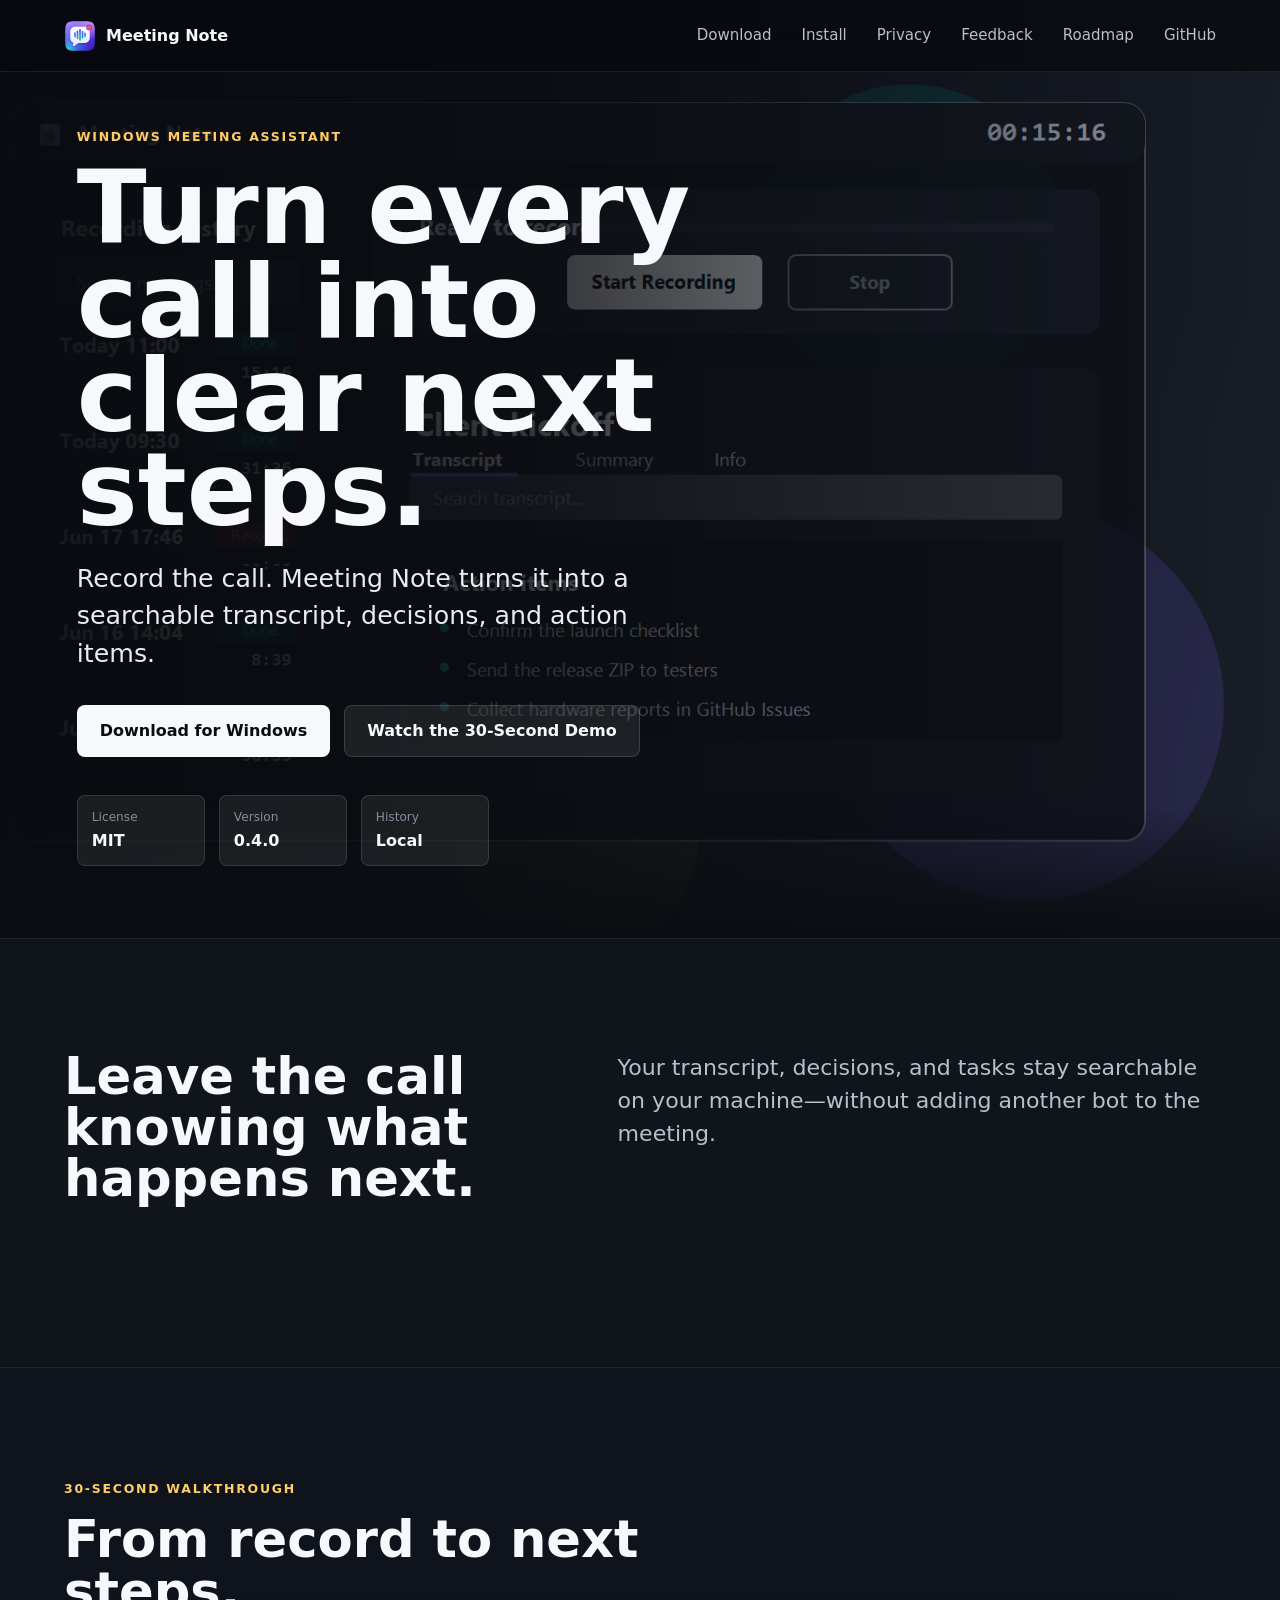
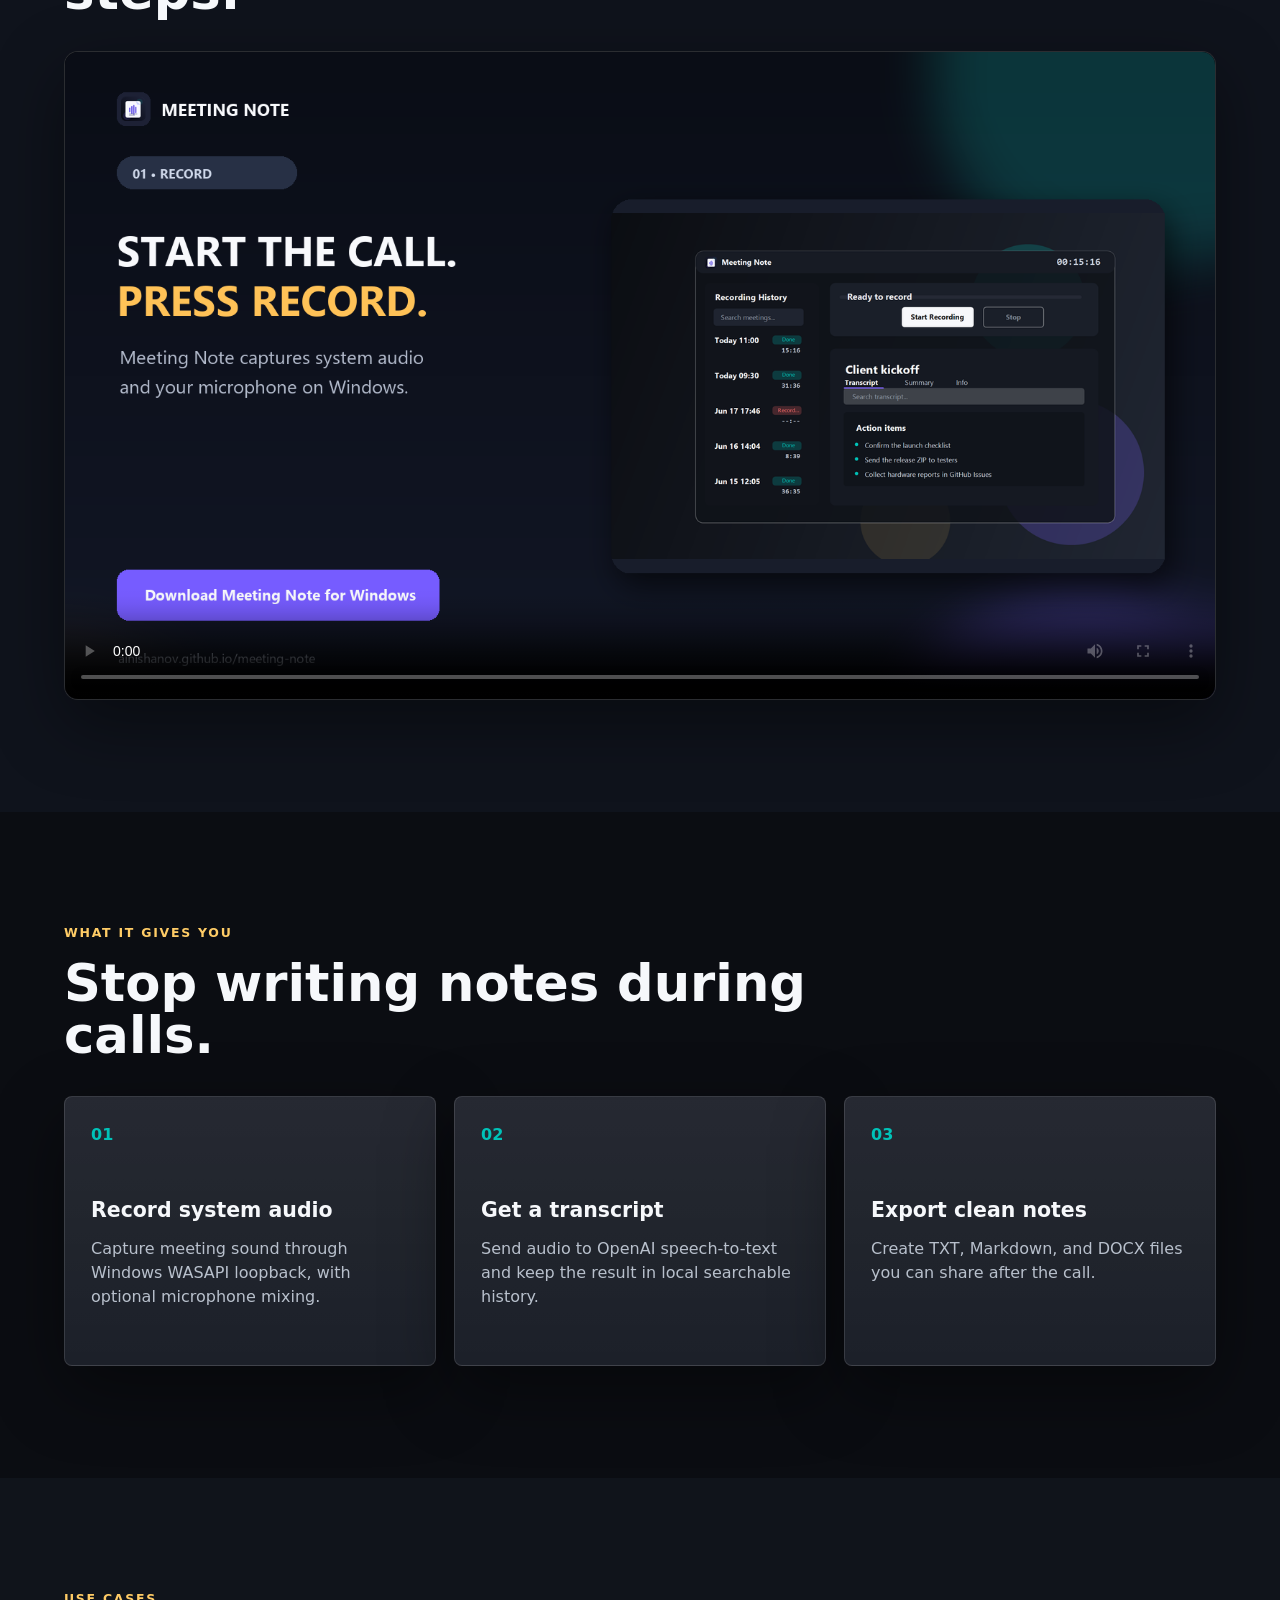
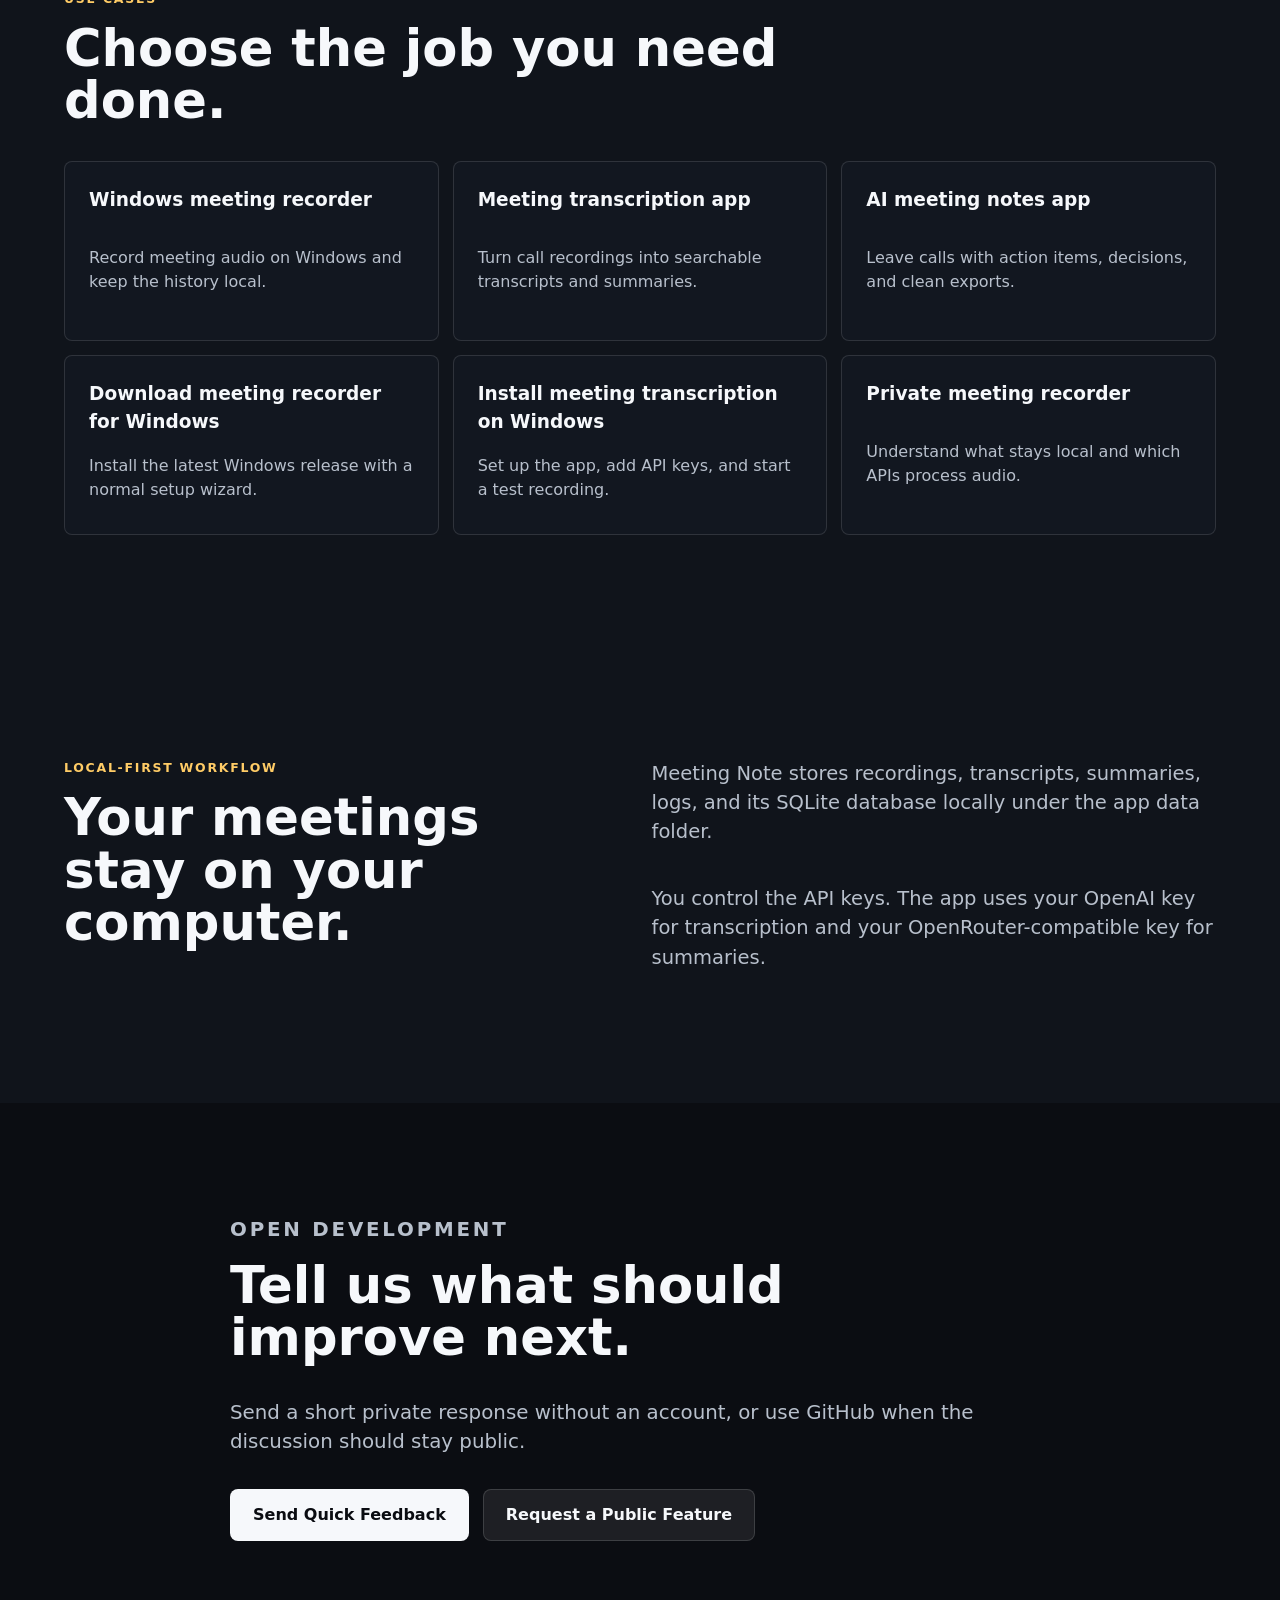
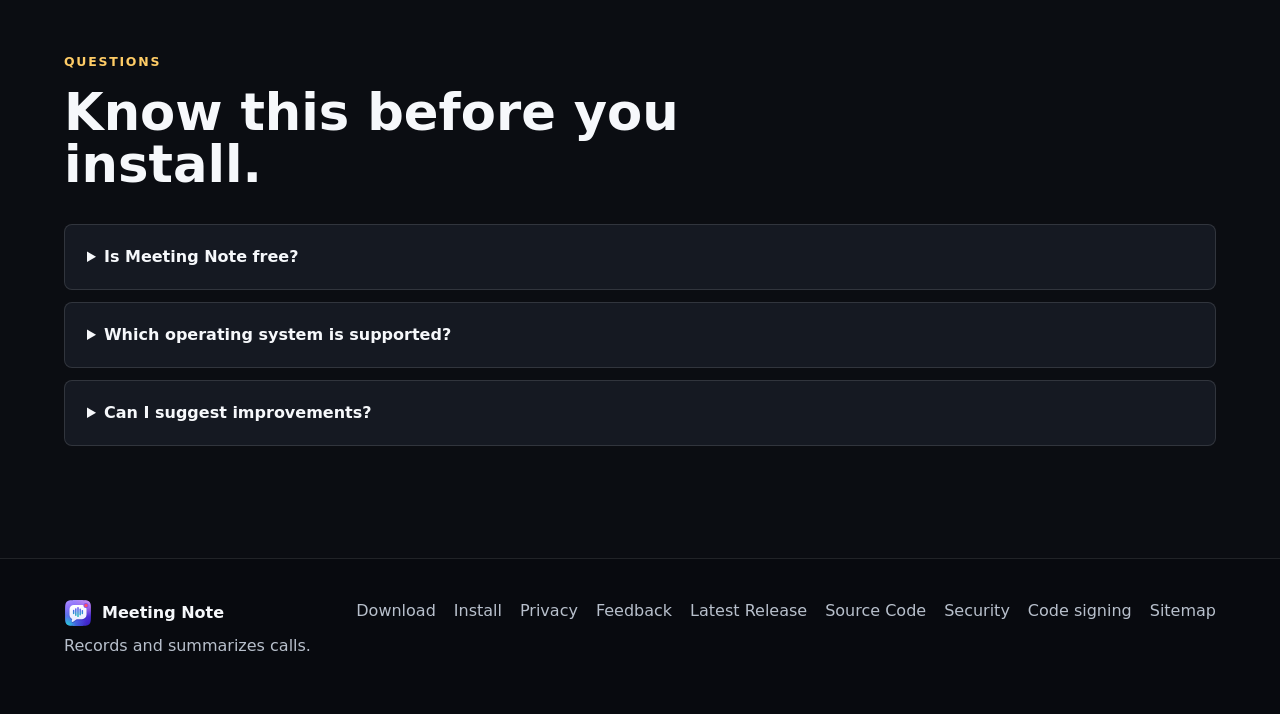
<file: site/index.html>
<!doctype html>
<html lang="en">
  <head>
    <meta charset="utf-8">
    <meta name="viewport" content="width=device-width, initial-scale=1">
    <title>Turn Every Call Into Clear Next Steps - Meeting Note</title>
    <meta
      name="description"
      content="A Windows meeting assistant that records calls, creates searchable transcripts, and puts decisions and action items first."
    >
    <meta name="robots" content="index,follow,max-image-preview:large">
    <meta name="theme-color" content="#10131d">
    <link rel="canonical" href="https://ainishanov.github.io/meeting-note/">
    <link rel="icon" href="./favicon.ico" sizes="any">
    <link rel="icon" href="./assets/app-icon.svg" type="image/svg+xml">
    <link rel="apple-touch-icon" href="./assets/app-icon-512.png">
    <link rel="manifest" href="./site.webmanifest">

    <meta property="og:type" content="website">
    <meta property="og:site_name" content="Meeting Note">
    <meta property="og:title" content="Turn Every Call Into Clear Next Steps">
    <meta
      property="og:description"
      content="Record the call. Get a searchable transcript, decisions, and action items."
    >
    <meta property="og:url" content="https://ainishanov.github.io/meeting-note/">
    <meta property="og:image" content="https://ainishanov.github.io/meeting-note/assets/og-image.png">
    <meta property="og:image:width" content="1200">
    <meta property="og:image:height" content="630">
    <meta property="og:image:alt" content="Meeting Note desktop app with the text Turn Every Call Into Next Steps">

    <meta name="twitter:card" content="summary_large_image">
    <meta name="twitter:title" content="Turn Every Call Into Clear Next Steps">
    <meta
      name="twitter:description"
      content="Record the call. Get a searchable transcript, decisions, and action items."
    >
    <meta name="twitter:image" content="https://ainishanov.github.io/meeting-note/assets/og-image.png">

    <link rel="stylesheet" href="./styles.css">

    <script type="application/ld+json">
      {
        "@context": "https://schema.org",
        "@type": "SoftwareApplication",
        "name": "Meeting Note",
        "applicationCategory": "ProductivityApplication",
        "operatingSystem": "Windows 10, Windows 11",
        "softwareVersion": "0.4.0",
        "description": "Free open-source Windows app that records calls, transcribes meetings, and creates AI summaries with your own API keys.",
        "url": "https://ainishanov.github.io/meeting-note/",
        "downloadUrl": "https://github.com/ainishanov/meeting-note/releases/download/v0.4.0/MeetingNoteSetup-v0.4.0.exe",
        "codeRepository": "https://github.com/ainishanov/meeting-note",
        "license": "https://github.com/ainishanov/meeting-note/blob/main/LICENSE",
        "image": "https://ainishanov.github.io/meeting-note/assets/og-image.png",
        "screenshot": "https://ainishanov.github.io/meeting-note/assets/hero-app.png",
        "offers": {
          "@type": "Offer",
          "price": "0",
          "priceCurrency": "USD"
        },
        "author": {
          "@type": "Person",
          "name": "Ainur Nishanov",
          "url": "https://github.com/ainishanov"
        }
      }
    </script>
    <script type="application/ld+json">
      {
        "@context": "https://schema.org",
        "@type": "FAQPage",
        "mainEntity": [
          {
            "@type": "Question",
            "name": "Is Meeting Note free?",
            "acceptedAnswer": {
              "@type": "Answer",
              "text": "Yes. Meeting Note is free open-source software. You bring your own OpenAI and OpenRouter API keys for transcription and summaries."
            }
          },
          {
            "@type": "Question",
            "name": "Does Meeting Note work on Windows?",
            "acceptedAnswer": {
              "@type": "Answer",
              "text": "Yes. Meeting Note is built for Windows 10 and Windows 11."
            }
          },
          {
            "@type": "Question",
            "name": "Where can I request features?",
            "acceptedAnswer": {
              "@type": "Answer",
              "text": "Send a private feature idea without an account, or open a GitHub Issue when you want a public discussion."
            }
          }
        ]
      }
    </script>
    <script defer src="./assets/analytics.js"></script>
  </head>
  <body>
    <noscript><div><img src="https://mc.yandex.ru/watch/109960032" style="position:absolute; left:-9999px;" alt=""></div></noscript>
    <header class="site-header" aria-label="Site navigation">
      <a class="brand" href="#top" aria-label="Meeting Note home">
        <img src="./assets/app-icon.svg" width="32" height="32" alt="">
        <span>Meeting Note</span>
      </a>
      <nav class="nav-links" aria-label="Main navigation">
        <a href="./download/">Download</a>
        <a href="./install/">Install</a>
        <a href="./privacy/">Privacy</a>
        <a href="./feedback/">Feedback</a>
        <a href="#roadmap">Roadmap</a>
        <a href="https://github.com/ainishanov/meeting-note" data-goal="github_repo">GitHub</a>
      </nav>
    </header>

    <main id="top">
      <section class="hero" aria-labelledby="hero-title">
        <div class="hero-copy">
          <p class="eyebrow">Windows meeting assistant</p>
          <h1 id="hero-title">Turn every call into clear next steps.</h1>
          <p class="hero-lede">
            Record the call. Meeting Note turns it into a searchable transcript, decisions, and action items.
          </p>
          <div class="hero-actions" aria-label="Primary actions">
            <a
              class="button button-primary"
              href="https://github.com/ainishanov/meeting-note/releases/download/v0.4.0/MeetingNoteSetup-v0.4.0.exe"
              data-goal="download_windows"
            >Download for Windows</a>
            <a
              class="button button-secondary"
              href="#demo"
              data-goal="watch_demo"
            >Watch the 30-Second Demo</a>
          </div>
          <dl class="trust-strip" aria-label="Project facts">
            <div>
              <dt>License</dt>
              <dd>MIT</dd>
            </div>
            <div>
              <dt>Version</dt>
              <dd>0.4.0</dd>
            </div>
            <div>
              <dt>History</dt>
              <dd>Local</dd>
            </div>
          </dl>
        </div>
      </section>

      <section class="outcome-band" aria-label="Core outcome">
        <div class="section-inner outcome-grid">
          <p>Leave the call knowing what happens next.</p>
          <p>Your transcript, decisions, and tasks stay searchable on your machine—without adding another bot to the meeting.</p>
        </div>
      </section>

      <section class="section demo-section" id="demo" aria-labelledby="demo-title">
        <div class="section-inner">
          <p class="eyebrow">30-second walkthrough</p>
          <h2 id="demo-title">From record to next steps.</h2>
          <div class="demo-frame">
            <video controls preload="metadata" poster="./assets/meeting-note-demo-poster.png">
              <source src="./assets/meeting-note-demo.mp4" type="video/mp4">
              Your browser does not support the demo video.
            </video>
          </div>
        </div>
      </section>

      <section class="section" id="features" aria-labelledby="features-title">
        <div class="section-inner">
          <p class="eyebrow">What it gives you</p>
          <h2 id="features-title">Stop writing notes during calls.</h2>
          <div class="feature-grid">
            <article class="feature-card">
              <span>01</span>
              <h3>Record system audio</h3>
              <p>Capture meeting sound through Windows WASAPI loopback, with optional microphone mixing.</p>
            </article>
            <article class="feature-card">
              <span>02</span>
              <h3>Get a transcript</h3>
              <p>Send audio to OpenAI speech-to-text and keep the result in local searchable history.</p>
            </article>
            <article class="feature-card">
              <span>03</span>
              <h3>Export clean notes</h3>
              <p>Create TXT, Markdown, and DOCX files you can share after the call.</p>
            </article>
          </div>
        </div>
      </section>

      <section class="section split-section" id="use-cases" aria-labelledby="use-cases-title">
        <div class="section-inner">
          <p class="eyebrow">Use cases</p>
          <h2 id="use-cases-title">Choose the job you need done.</h2>
          <div class="link-grid">
            <a class="link-panel" href="./windows-meeting-recorder/">
              <strong>Windows meeting recorder</strong>
              <span>Record meeting audio on Windows and keep the history local.</span>
            </a>
            <a class="link-panel" href="./meeting-transcription-app/">
              <strong>Meeting transcription app</strong>
              <span>Turn call recordings into searchable transcripts and summaries.</span>
            </a>
            <a class="link-panel" href="./ai-meeting-notes/">
              <strong>AI meeting notes app</strong>
              <span>Leave calls with action items, decisions, and clean exports.</span>
            </a>
            <a class="link-panel" href="./download/">
              <strong>Download meeting recorder for Windows</strong>
              <span>Install the latest Windows release with a normal setup wizard.</span>
            </a>
            <a class="link-panel" href="./install/">
              <strong>Install meeting transcription on Windows</strong>
              <span>Set up the app, add API keys, and start a test recording.</span>
            </a>
            <a class="link-panel" href="./privacy/">
              <strong>Private meeting recorder</strong>
              <span>Understand what stays local and which APIs process audio.</span>
            </a>
          </div>
        </div>
      </section>

      <section class="section split-section" id="privacy" aria-labelledby="privacy-title">
        <div class="section-inner split-grid">
          <div>
            <p class="eyebrow">Local-first workflow</p>
            <h2 id="privacy-title">Your meetings stay on your computer.</h2>
          </div>
          <div class="copy-stack">
            <p>
              Meeting Note stores recordings, transcripts, summaries, logs, and its SQLite database locally
              under the app data folder.
            </p>
            <p>
              You control the API keys. The app uses your OpenAI key for transcription and your
              OpenRouter-compatible key for summaries.
            </p>
          </div>
        </div>
      </section>

      <section class="section" id="roadmap" aria-labelledby="roadmap-title">
        <div class="section-inner roadmap">
          <p class="eyebrow">Open development</p>
          <h2 id="roadmap-title">Tell us what should improve next.</h2>
          <p>
            Send a short private response without an account, or use GitHub when the discussion should stay public.
          </p>
          <div class="hero-actions">
            <a
              class="button button-primary"
              href="./feedback/"
              data-goal="open_feedback"
            >Send Quick Feedback</a>
            <a class="button button-secondary" href="https://github.com/ainishanov/meeting-note/issues/new?template=feature_request.yml" data-goal="request_feature">Request a Public Feature</a>
          </div>
        </div>
      </section>

      <section class="section faq-section" aria-labelledby="faq-title">
        <div class="section-inner">
          <p class="eyebrow">Questions</p>
          <h2 id="faq-title">Know this before you install.</h2>
          <div class="faq-list">
            <details>
              <summary>Is Meeting Note free?</summary>
              <p>Yes. The app is free and open source. API usage is billed by the providers you connect.</p>
            </details>
            <details>
              <summary>Which operating system is supported?</summary>
              <p>Meeting Note is built for Windows 10 and Windows 11.</p>
            </details>
            <details>
              <summary>Can I suggest improvements?</summary>
              <p>Yes. Send a short response without an account, or use GitHub Issues for a public technical request.</p>
            </details>
          </div>
        </div>
      </section>
    </main>

    <footer class="site-footer">
      <div class="section-inner footer-grid">
        <div>
          <a class="brand" href="#top" aria-label="Meeting Note home">
            <img src="./assets/app-icon.svg" width="28" height="28" alt="">
            <span>Meeting Note</span>
          </a>
          <p>Records and summarizes calls.</p>
        </div>
        <nav aria-label="Footer links">
          <a href="./download/">Download</a>
          <a href="./install/">Install</a>
          <a href="./privacy/">Privacy</a>
          <a href="./feedback/">Feedback</a>
          <a href="https://github.com/ainishanov/meeting-note/releases/tag/v0.4.0" data-goal="release_page">Latest Release</a>
          <a href="https://github.com/ainishanov/meeting-note" data-goal="github_repo">Source Code</a>
          <a href="https://github.com/ainishanov/meeting-note/blob/main/SECURITY.md" data-goal="security_page">Security</a>
          <a href="https://github.com/ainishanov/meeting-note/blob/main/CODE_SIGNING.md" data-goal="code_signing_policy">Code signing</a>
          <a href="./sitemap.xml">Sitemap</a>
        </nav>
      </div>
    </footer>
  </body>
</html>
</file>
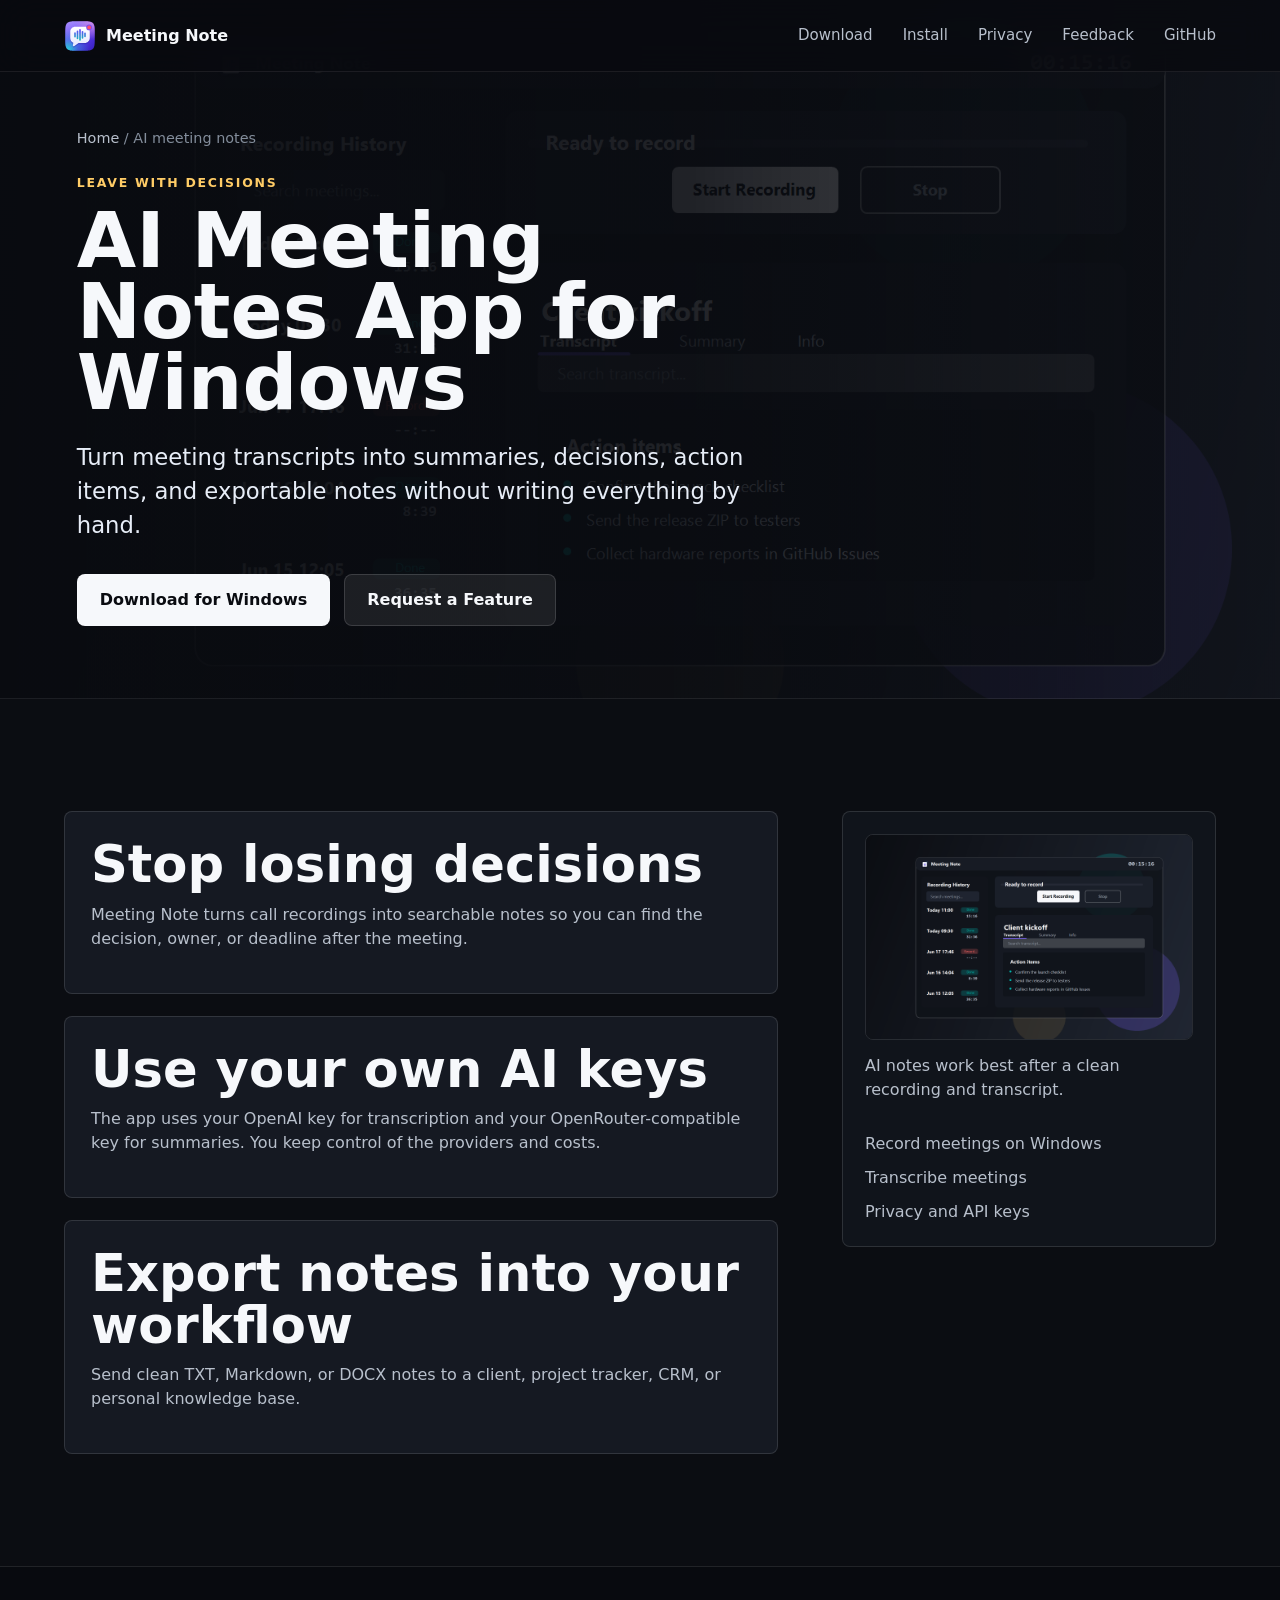
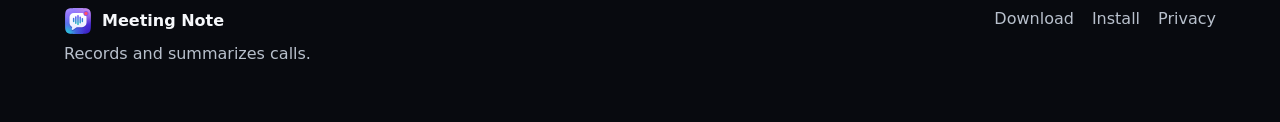
<file: site/ai-meeting-notes/index.html>
<!doctype html>
<html lang="en">
  <head>
    <meta charset="utf-8">
    <meta name="viewport" content="width=device-width, initial-scale=1">
    <title>AI Meeting Notes App for Windows - Decisions and Action Items</title>
    <meta name="description" content="Create AI meeting notes on Windows with transcripts, summaries, decisions, action items, and exportable meeting records.">
    <meta name="robots" content="index,follow,max-image-preview:large">
    <meta name="theme-color" content="#10131d">
    <link rel="canonical" href="https://ainishanov.github.io/meeting-note/ai-meeting-notes/">
    <link rel="icon" href="../favicon.ico" sizes="any">
    <link rel="icon" href="../assets/app-icon.svg" type="image/svg+xml">
    <link rel="apple-touch-icon" href="../assets/app-icon-512.png">
    <link rel="manifest" href="../site.webmanifest">
    <meta property="og:type" content="article">
    <meta property="og:site_name" content="Meeting Note">
    <meta property="og:title" content="AI Meeting Notes App for Windows">
    <meta property="og:description" content="Leave calls with decisions, action items, and clean exports.">
    <meta property="og:url" content="https://ainishanov.github.io/meeting-note/ai-meeting-notes/">
    <meta property="og:image" content="https://ainishanov.github.io/meeting-note/assets/og-image.png">
    <meta name="twitter:card" content="summary_large_image">
    <link rel="stylesheet" href="../styles.css">
    <script defer src="../assets/analytics.js"></script>
  </head>
  <body class="subpage">
    <noscript><div><img src="https://mc.yandex.ru/watch/109960032" style="position:absolute; left:-9999px;" alt=""></div></noscript>
    <header class="site-header" aria-label="Site navigation">
      <a class="brand" href="../"><img src="../assets/app-icon.svg" width="32" height="32" alt=""><span>Meeting Note</span></a>
      <nav class="nav-links" aria-label="Main navigation">
        <a href="../download/">Download</a>
        <a href="../install/">Install</a>
        <a href="../privacy/">Privacy</a>
        <a href="../feedback/">Feedback</a>
        <a href="https://github.com/ainishanov/meeting-note" data-goal="github_repo">GitHub</a>
      </nav>
    </header>
    <main>
      <section class="page-hero" aria-labelledby="page-title">
        <div class="hero-copy">
          <p class="breadcrumb"><a href="../">Home</a> / AI meeting notes</p>
          <p class="eyebrow">Leave with decisions</p>
          <h1 id="page-title">AI Meeting Notes App for Windows</h1>
          <p class="page-lede">Turn meeting transcripts into summaries, decisions, action items, and exportable notes without writing everything by hand.</p>
          <div class="hero-actions">
            <a class="button button-primary" href="../download/" data-goal="download_page">Download for Windows</a>
            <a class="button button-secondary" href="https://github.com/ainishanov/meeting-note/issues/new?template=feature_request.yml" data-goal="request_feature">Request a Feature</a>
          </div>
        </div>
      </section>
      <section class="section">
        <div class="section-inner page-layout">
          <div class="content-stack">
            <article class="content-card">
              <h2>Stop losing decisions</h2>
              <p>Meeting Note turns call recordings into searchable notes so you can find the decision, owner, or deadline after the meeting.</p>
            </article>
            <article class="content-card">
              <h2>Use your own AI keys</h2>
              <p>The app uses your OpenAI key for transcription and your OpenRouter-compatible key for summaries. You keep control of the providers and costs.</p>
            </article>
            <article class="content-card">
              <h2>Export notes into your workflow</h2>
              <p>Send clean TXT, Markdown, or DOCX notes to a client, project tracker, CRM, or personal knowledge base.</p>
            </article>
          </div>
          <aside class="side-panel" aria-label="Related pages">
            <img src="../assets/hero-app.png" alt="AI meeting notes app screenshot">
            <p>AI notes work best after a clean recording and transcript.</p>
            <div class="mini-links">
              <a href="../windows-meeting-recorder/">Record meetings on Windows</a>
              <a href="../meeting-transcription-app/">Transcribe meetings</a>
              <a href="../privacy/">Privacy and API keys</a>
            </div>
          </aside>
        </div>
      </section>
    </main>
    <footer class="site-footer">
      <div class="section-inner footer-grid">
        <div><a class="brand" href="../"><img src="../assets/app-icon.svg" width="28" height="28" alt=""><span>Meeting Note</span></a><p>Records and summarizes calls.</p></div>
        <nav aria-label="Footer links"><a href="../download/">Download</a><a href="../install/">Install</a><a href="../privacy/">Privacy</a></nav>
      </div>
    </footer>
  </body>
</html>
</file>
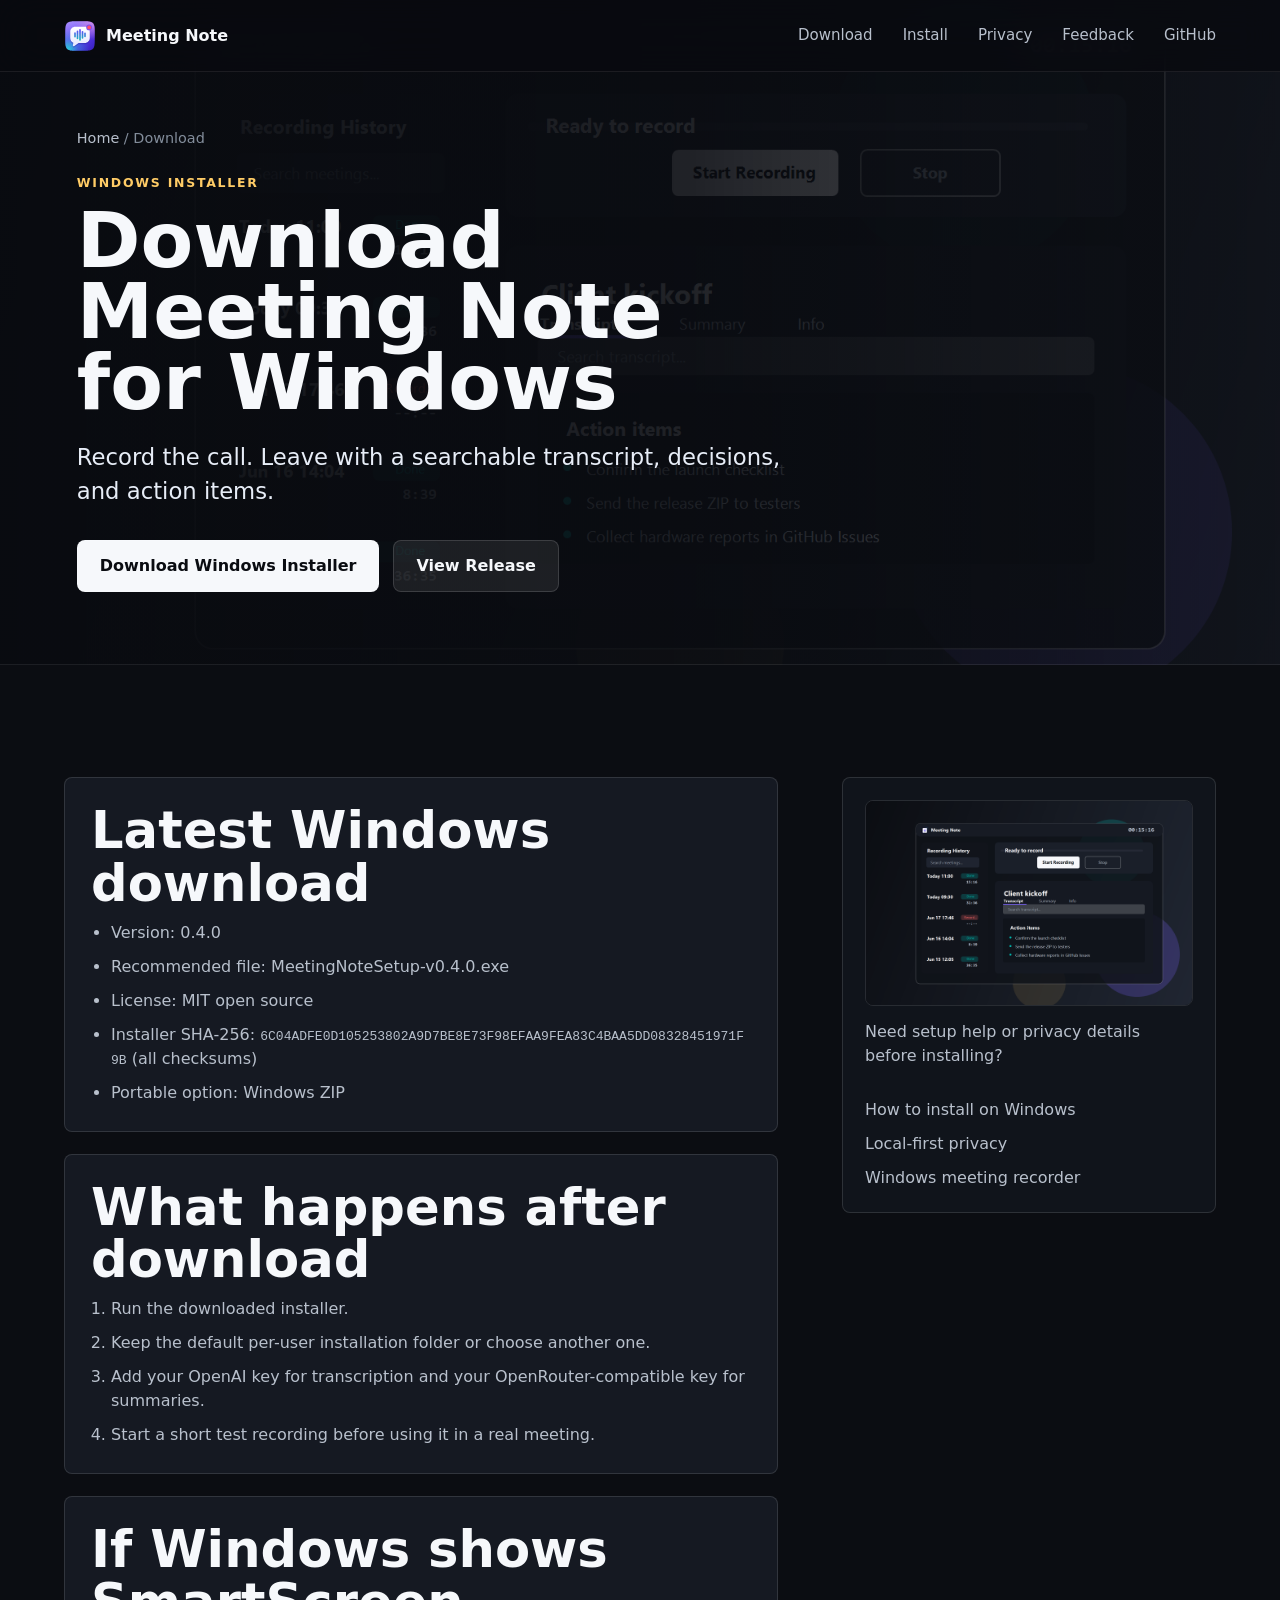
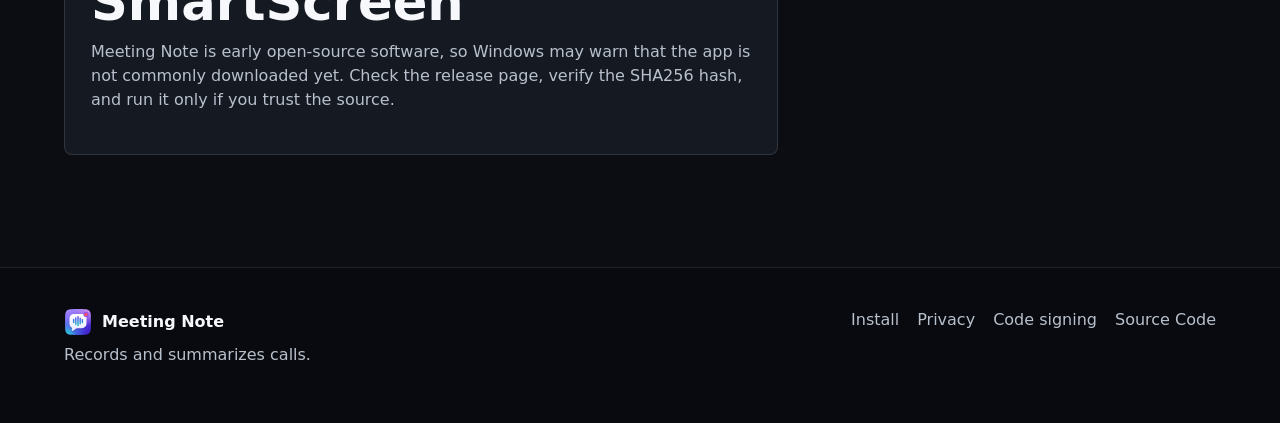
<file: site/download/index.html>
<!doctype html>
<html lang="en">
  <head>
    <meta charset="utf-8">
    <meta name="viewport" content="width=device-width, initial-scale=1">
    <title>Meeting Note for Windows - Download</title>
    <meta name="description" content="Download Meeting Note for Windows and turn calls into searchable transcripts, decisions, and action items.">
    <meta name="robots" content="index,follow,max-image-preview:large">
    <meta name="theme-color" content="#10131d">
    <link rel="canonical" href="https://ainishanov.github.io/meeting-note/download/">
    <link rel="icon" href="../favicon.ico" sizes="any">
    <link rel="icon" href="../assets/app-icon.svg" type="image/svg+xml">
    <link rel="apple-touch-icon" href="../assets/app-icon-512.png">
    <link rel="manifest" href="../site.webmanifest">
    <meta property="og:type" content="website">
    <meta property="og:site_name" content="Meeting Note">
    <meta property="og:title" content="Turn Every Call Into Clear Next Steps">
    <meta property="og:description" content="Download Meeting Note for Windows and leave calls with a transcript, decisions, and action items.">
    <meta property="og:url" content="https://ainishanov.github.io/meeting-note/download/">
    <meta property="og:image" content="https://ainishanov.github.io/meeting-note/assets/og-image.png">
    <meta name="twitter:card" content="summary_large_image">
    <link rel="stylesheet" href="../styles.css">
    <script type="application/ld+json">
      {
        "@context": "https://schema.org",
        "@type": "SoftwareApplication",
        "name": "Meeting Note",
        "applicationCategory": "ProductivityApplication",
        "operatingSystem": "Windows 10, Windows 11",
        "softwareVersion": "0.4.0",
        "downloadUrl": "https://github.com/ainishanov/meeting-note/releases/download/v0.4.0/MeetingNoteSetup-v0.4.0.exe",
        "offers": {
          "@type": "Offer",
          "price": "0",
          "priceCurrency": "USD"
        }
      }
    </script>
    <script defer src="../assets/analytics.js"></script>
  </head>
  <body class="subpage">
    <noscript><div><img src="https://mc.yandex.ru/watch/109960032" style="position:absolute; left:-9999px;" alt=""></div></noscript>
    <header class="site-header" aria-label="Site navigation">
      <a class="brand" href="../" aria-label="Meeting Note home">
        <img src="../assets/app-icon.svg" width="32" height="32" alt="">
        <span>Meeting Note</span>
      </a>
      <nav class="nav-links" aria-label="Main navigation">
        <a href="../download/">Download</a>
        <a href="../install/">Install</a>
        <a href="../privacy/">Privacy</a>
        <a href="../feedback/">Feedback</a>
        <a href="https://github.com/ainishanov/meeting-note" data-goal="github_repo">GitHub</a>
      </nav>
    </header>
    <main>
      <section class="page-hero" aria-labelledby="page-title">
        <div class="hero-copy">
          <p class="breadcrumb"><a href="../">Home</a> / Download</p>
          <p class="eyebrow">Windows installer</p>
          <h1 id="page-title">Download Meeting Note for Windows</h1>
          <p class="page-lede">Record the call. Leave with a searchable transcript, decisions, and action items.</p>
          <div class="hero-actions">
            <a class="button button-primary" href="https://github.com/ainishanov/meeting-note/releases/download/v0.4.0/MeetingNoteSetup-v0.4.0.exe" data-goal="download_windows">Download Windows Installer</a>
            <a class="button button-secondary" href="https://github.com/ainishanov/meeting-note/releases/tag/v0.4.0" data-goal="release_page">View Release</a>
          </div>
        </div>
      </section>
      <section class="section">
        <div class="section-inner page-layout">
          <div class="content-stack">
            <article class="content-card">
              <h2>Latest Windows download</h2>
              <ul>
                <li>Version: 0.4.0</li>
                <li>Recommended file: MeetingNoteSetup-v0.4.0.exe</li>
                <li>License: MIT open source</li>
                <li>Installer SHA-256: <code class="checksum">6C04ADFE0D105253802A9D7BE8E73F98EFAA9FEA83C4BAA5DD08328451971F9B</code> (<a href="https://github.com/ainishanov/meeting-note/releases/download/v0.4.0/SHA256SUMS.txt">all checksums</a>)</li>
                <li>Portable option: <a href="https://github.com/ainishanov/meeting-note/releases/download/v0.4.0/MeetingNote-v0.4.0-windows-x64.zip">Windows ZIP</a></li>
              </ul>
            </article>
            <article class="content-card">
              <h2>What happens after download</h2>
              <ol>
                <li>Run the downloaded installer.</li>
                <li>Keep the default per-user installation folder or choose another one.</li>
                <li>Add your OpenAI key for transcription and your OpenRouter-compatible key for summaries.</li>
                <li>Start a short test recording before using it in a real meeting.</li>
              </ol>
            </article>
            <article class="content-card">
              <h2>If Windows shows SmartScreen</h2>
              <p>Meeting Note is early open-source software, so Windows may warn that the app is not commonly downloaded yet. Check the release page, verify the SHA256 hash, and run it only if you trust the source.</p>
            </article>
          </div>
          <aside class="side-panel" aria-label="Related pages">
            <img src="../assets/hero-app.png" alt="Meeting Note desktop app screenshot">
            <p>Need setup help or privacy details before installing?</p>
            <div class="mini-links">
              <a href="../install/">How to install on Windows</a>
              <a href="../privacy/">Local-first privacy</a>
              <a href="../windows-meeting-recorder/">Windows meeting recorder</a>
            </div>
          </aside>
        </div>
      </section>
    </main>
    <footer class="site-footer">
      <div class="section-inner footer-grid">
        <div><a class="brand" href="../"><img src="../assets/app-icon.svg" width="28" height="28" alt=""><span>Meeting Note</span></a><p>Records and summarizes calls.</p></div>
        <nav aria-label="Footer links">
          <a href="../install/">Install</a>
          <a href="../privacy/">Privacy</a>
          <a href="https://github.com/ainishanov/meeting-note/blob/main/CODE_SIGNING.md" data-goal="code_signing_policy">Code signing</a>
          <a href="https://github.com/ainishanov/meeting-note" data-goal="github_repo">Source Code</a>
        </nav>
      </div>
    </footer>
  </body>
</html>
</file>
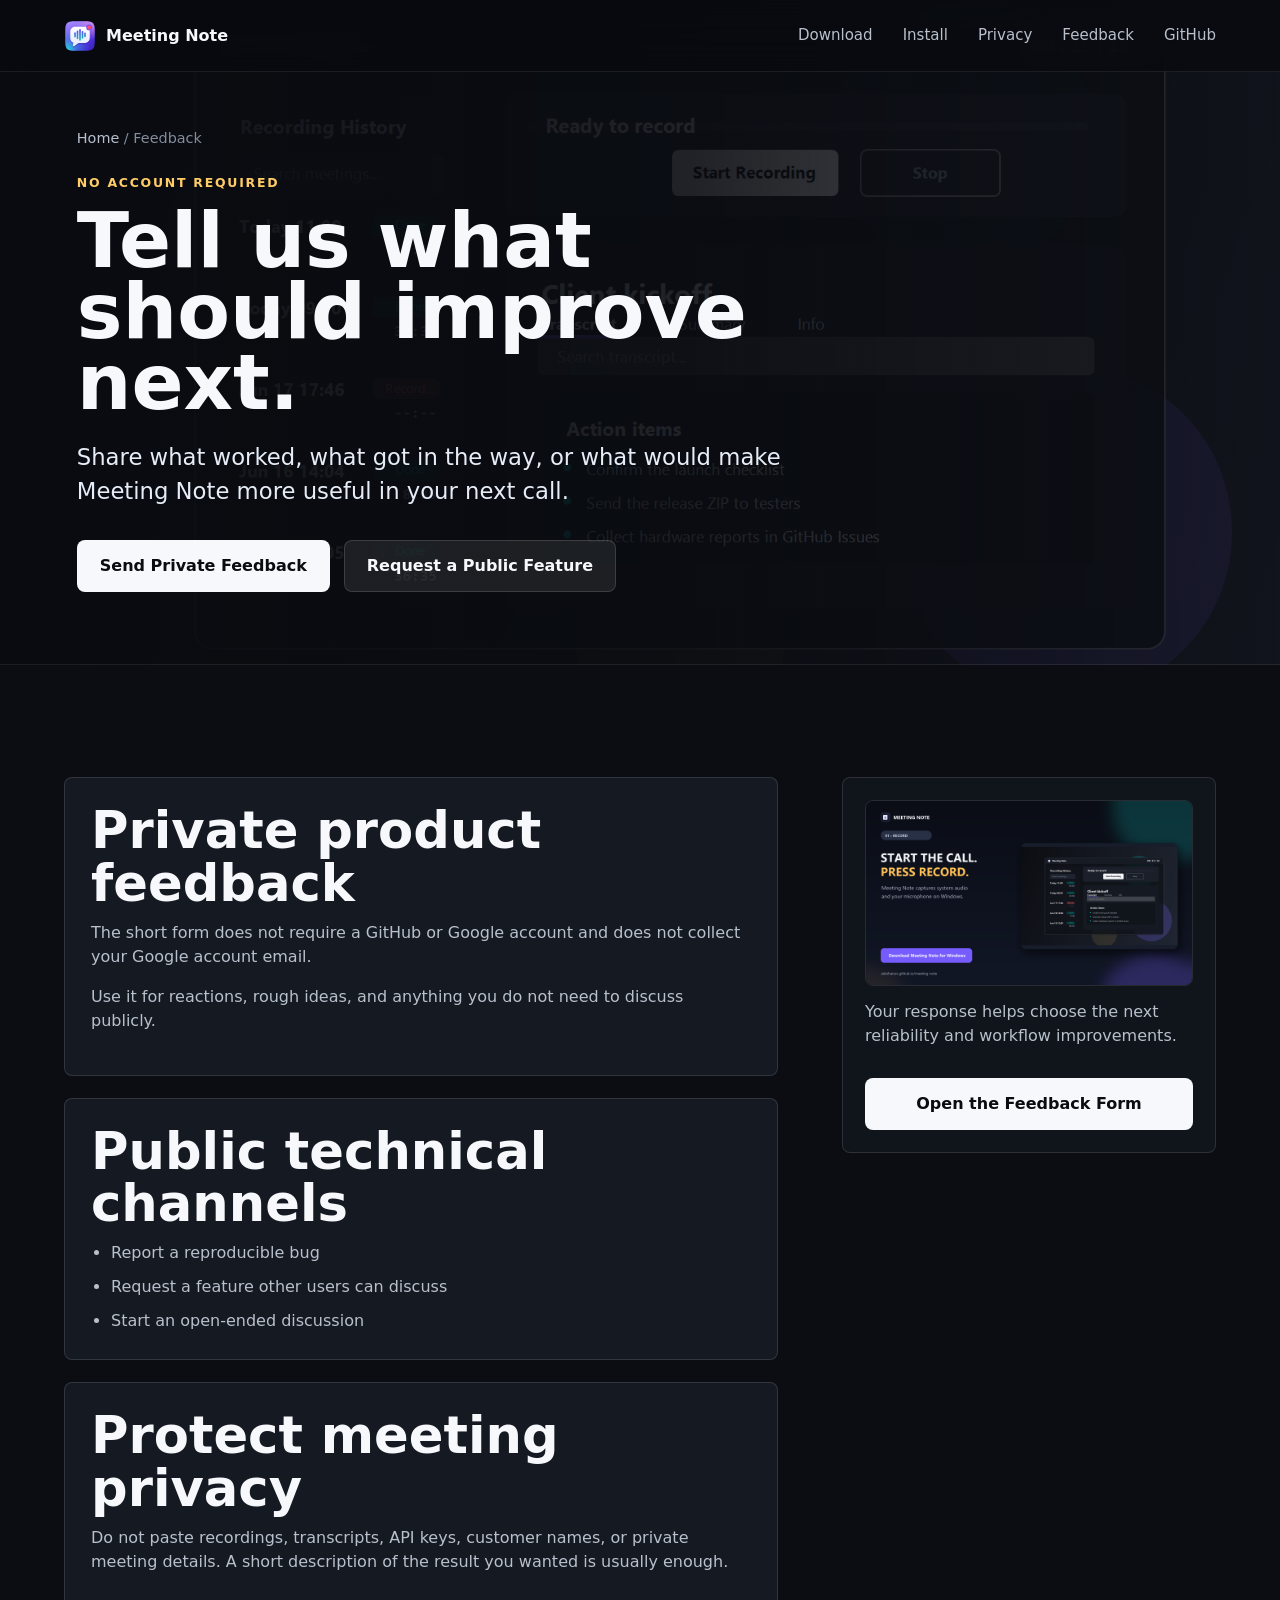
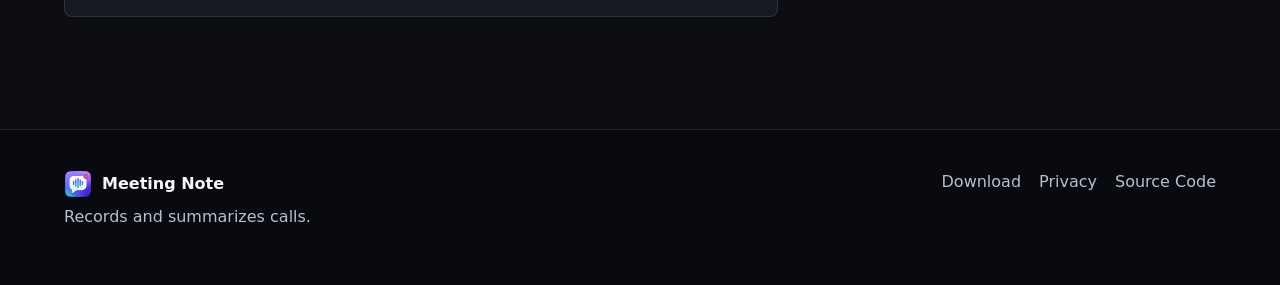
<file: site/feedback/index.html>
<!doctype html>
<html lang="en">
  <head>
    <meta charset="utf-8">
    <meta name="viewport" content="width=device-width, initial-scale=1">
    <title>Send Feedback - Meeting Note</title>
    <meta name="description" content="Send private product feedback without a GitHub or Google account, or open a public technical request for Meeting Note.">
    <meta name="robots" content="index,follow,max-image-preview:large">
    <meta name="theme-color" content="#10131d">
    <link rel="canonical" href="https://ainishanov.github.io/meeting-note/feedback/">
    <link rel="icon" href="../favicon.ico" sizes="any">
    <link rel="icon" href="../assets/app-icon.svg" type="image/svg+xml">
    <link rel="apple-touch-icon" href="../assets/app-icon-512.png">
    <link rel="manifest" href="../site.webmanifest">
    <meta property="og:type" content="website">
    <meta property="og:site_name" content="Meeting Note">
    <meta property="og:title" content="Tell Us What Should Improve Next">
    <meta property="og:description" content="Send a short private response without creating an account.">
    <meta property="og:url" content="https://ainishanov.github.io/meeting-note/feedback/">
    <meta property="og:image" content="https://ainishanov.github.io/meeting-note/assets/og-image.png">
    <meta name="twitter:card" content="summary_large_image">
    <link rel="stylesheet" href="../styles.css">
    <script defer src="../assets/analytics.js"></script>
  </head>
  <body class="subpage">
    <noscript><div><img src="https://mc.yandex.ru/watch/109960032" style="position:absolute; left:-9999px;" alt=""></div></noscript>
    <header class="site-header" aria-label="Site navigation">
      <a class="brand" href="../" aria-label="Meeting Note home">
        <img src="../assets/app-icon.svg" width="32" height="32" alt="">
        <span>Meeting Note</span>
      </a>
      <nav class="nav-links" aria-label="Main navigation">
        <a href="../download/">Download</a>
        <a href="../install/">Install</a>
        <a href="../privacy/">Privacy</a>
        <a href="../feedback/" aria-current="page">Feedback</a>
        <a href="https://github.com/ainishanov/meeting-note" data-goal="github_repo">GitHub</a>
      </nav>
    </header>

    <main>
      <section class="page-hero" aria-labelledby="page-title">
        <div class="hero-copy">
          <p class="breadcrumb"><a href="../">Home</a> / Feedback</p>
          <p class="eyebrow">No account required</p>
          <h1 id="page-title">Tell us what should improve next.</h1>
          <p class="page-lede">Share what worked, what got in the way, or what would make Meeting Note more useful in your next call.</p>
          <div class="hero-actions">
            <a
              class="button button-primary"
              href="https://docs.google.com/forms/d/e/1FAIpQLSdlkV9OsGjm5HNkaHLT-vS_ScPZTcuEKLYJJteSF1Hbpf1ojQ/viewform"
              data-goal="feedback_form"
            >Send Private Feedback</a>
            <a
              class="button button-secondary"
              href="https://github.com/ainishanov/meeting-note/issues/new?template=feature_request.yml"
              data-goal="request_feature"
            >Request a Public Feature</a>
          </div>
        </div>
      </section>

      <section class="section">
        <div class="section-inner page-layout">
          <div class="content-stack">
            <article class="content-card">
              <h2>Private product feedback</h2>
              <p>The short form does not require a GitHub or Google account and does not collect your Google account email.</p>
              <p>Use it for reactions, rough ideas, and anything you do not need to discuss publicly.</p>
            </article>
            <article class="content-card">
              <h2>Public technical channels</h2>
              <ul>
                <li><a href="https://github.com/ainishanov/meeting-note/issues/new?template=bug_report.yml">Report a reproducible bug</a></li>
                <li><a href="https://github.com/ainishanov/meeting-note/issues/new?template=feature_request.yml">Request a feature other users can discuss</a></li>
                <li><a href="https://github.com/ainishanov/meeting-note/discussions/new/choose">Start an open-ended discussion</a></li>
              </ul>
            </article>
            <article class="content-card">
              <h2>Protect meeting privacy</h2>
              <p>Do not paste recordings, transcripts, API keys, customer names, or private meeting details. A short description of the result you wanted is usually enough.</p>
            </article>
          </div>
          <aside class="side-panel" aria-label="Feedback promise">
            <img src="../assets/meeting-note-demo-poster.png" alt="Meeting Note recording workflow">
            <p>Your response helps choose the next reliability and workflow improvements.</p>
            <a class="button button-primary" href="https://docs.google.com/forms/d/e/1FAIpQLSdlkV9OsGjm5HNkaHLT-vS_ScPZTcuEKLYJJteSF1Hbpf1ojQ/viewform" data-goal="feedback_form">Open the Feedback Form</a>
          </aside>
        </div>
      </section>
    </main>

    <footer class="site-footer">
      <div class="section-inner footer-grid">
        <div><a class="brand" href="../"><img src="../assets/app-icon.svg" width="28" height="28" alt=""><span>Meeting Note</span></a><p>Records and summarizes calls.</p></div>
        <nav aria-label="Footer links">
          <a href="../download/">Download</a>
          <a href="../privacy/">Privacy</a>
          <a href="https://github.com/ainishanov/meeting-note" data-goal="github_repo">Source Code</a>
        </nav>
      </div>
    </footer>
  </body>
</html>
</file>
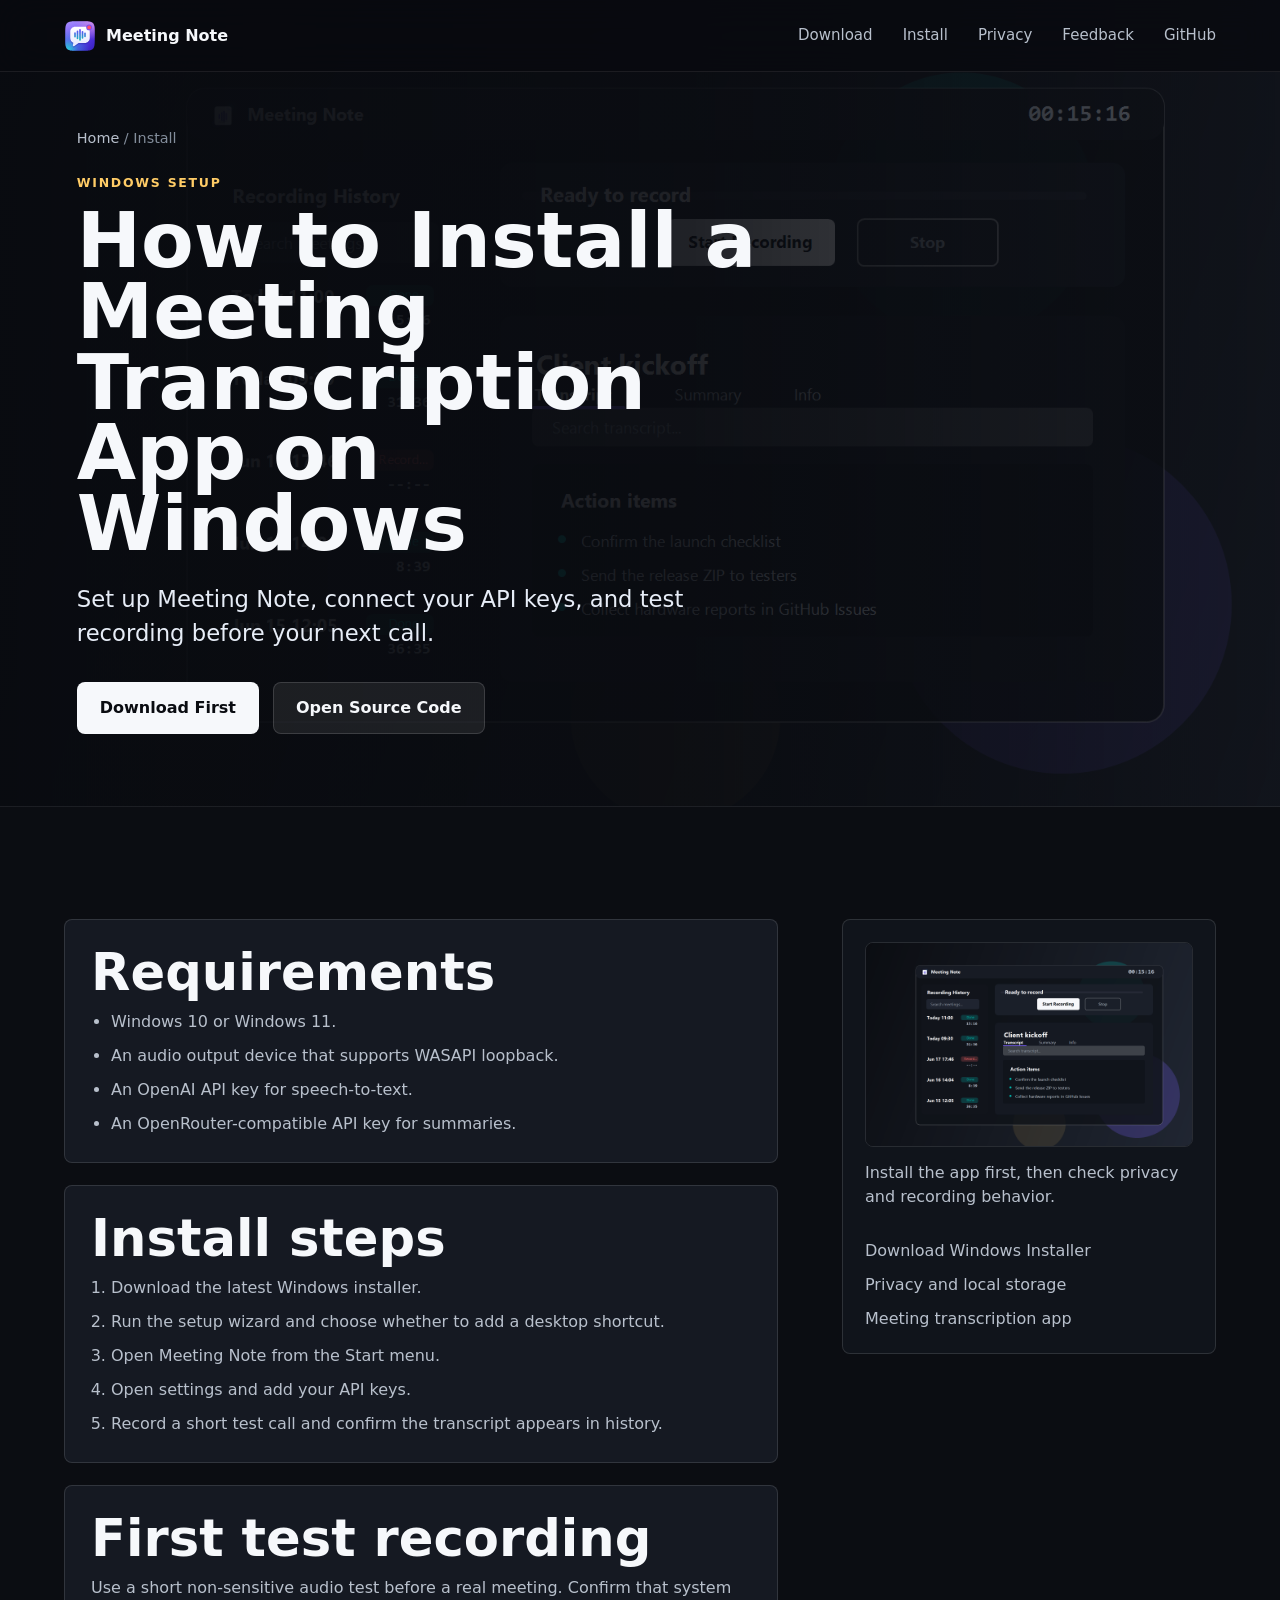
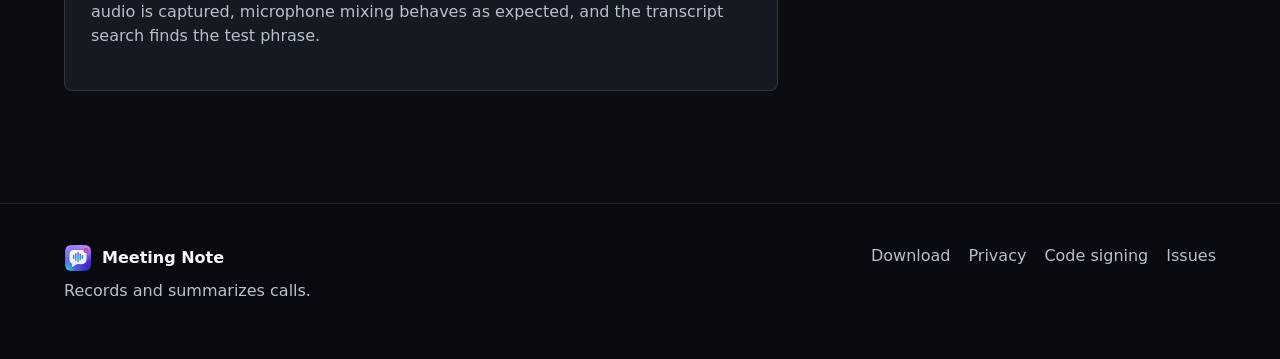
<file: site/install/index.html>
<!doctype html>
<html lang="en">
  <head>
    <meta charset="utf-8">
    <meta name="viewport" content="width=device-width, initial-scale=1">
    <title>How to Install a Meeting Transcription App on Windows</title>
    <meta name="description" content="Install a free Windows meeting transcription app, add API keys, and run your first test recording with Meeting Note.">
    <meta name="robots" content="index,follow,max-image-preview:large">
    <meta name="theme-color" content="#10131d">
    <link rel="canonical" href="https://ainishanov.github.io/meeting-note/install/">
    <link rel="icon" href="../favicon.ico" sizes="any">
    <link rel="icon" href="../assets/app-icon.svg" type="image/svg+xml">
    <link rel="apple-touch-icon" href="../assets/app-icon-512.png">
    <link rel="manifest" href="../site.webmanifest">
    <meta property="og:type" content="article">
    <meta property="og:site_name" content="Meeting Note">
    <meta property="og:title" content="How to Install a Meeting Transcription App on Windows">
    <meta property="og:description" content="Set up recording, transcription, and AI meeting notes on Windows.">
    <meta property="og:url" content="https://ainishanov.github.io/meeting-note/install/">
    <meta property="og:image" content="https://ainishanov.github.io/meeting-note/assets/og-image.png">
    <meta name="twitter:card" content="summary_large_image">
    <link rel="stylesheet" href="../styles.css">
    <script defer src="../assets/analytics.js"></script>
  </head>
  <body class="subpage">
    <noscript><div><img src="https://mc.yandex.ru/watch/109960032" style="position:absolute; left:-9999px;" alt=""></div></noscript>
    <header class="site-header" aria-label="Site navigation">
      <a class="brand" href="../"><img src="../assets/app-icon.svg" width="32" height="32" alt=""><span>Meeting Note</span></a>
      <nav class="nav-links" aria-label="Main navigation">
        <a href="../download/">Download</a>
        <a href="../install/">Install</a>
        <a href="../privacy/">Privacy</a>
        <a href="../feedback/">Feedback</a>
        <a href="https://github.com/ainishanov/meeting-note" data-goal="github_repo">GitHub</a>
      </nav>
    </header>
    <main>
      <section class="page-hero" aria-labelledby="page-title">
        <div class="hero-copy">
          <p class="breadcrumb"><a href="../">Home</a> / Install</p>
          <p class="eyebrow">Windows setup</p>
          <h1 id="page-title">How to Install a Meeting Transcription App on Windows</h1>
          <p class="page-lede">Set up Meeting Note, connect your API keys, and test recording before your next call.</p>
          <div class="hero-actions">
            <a class="button button-primary" href="../download/" data-goal="download_page">Download First</a>
            <a class="button button-secondary" href="https://github.com/ainishanov/meeting-note" data-goal="github_repo">Open Source Code</a>
          </div>
        </div>
      </section>
      <section class="section">
        <div class="section-inner page-layout">
          <div class="content-stack">
            <article class="content-card">
              <h2>Requirements</h2>
              <ul>
                <li>Windows 10 or Windows 11.</li>
                <li>An audio output device that supports WASAPI loopback.</li>
                <li>An OpenAI API key for speech-to-text.</li>
                <li>An OpenRouter-compatible API key for summaries.</li>
              </ul>
            </article>
            <article class="content-card">
              <h2>Install steps</h2>
              <ol>
                <li>Download the latest Windows installer.</li>
                <li>Run the setup wizard and choose whether to add a desktop shortcut.</li>
                <li>Open Meeting Note from the Start menu.</li>
                <li>Open settings and add your API keys.</li>
                <li>Record a short test call and confirm the transcript appears in history.</li>
              </ol>
            </article>
            <article class="content-card">
              <h2>First test recording</h2>
              <p>Use a short non-sensitive audio test before a real meeting. Confirm that system audio is captured, microphone mixing behaves as expected, and the transcript search finds the test phrase.</p>
            </article>
          </div>
          <aside class="side-panel" aria-label="Related pages">
            <img src="../assets/hero-app.png" alt="Meeting Note recording screen">
            <p>Install the app first, then check privacy and recording behavior.</p>
            <div class="mini-links">
              <a href="../download/">Download Windows Installer</a>
              <a href="../privacy/">Privacy and local storage</a>
              <a href="../meeting-transcription-app/">Meeting transcription app</a>
            </div>
          </aside>
        </div>
      </section>
    </main>
    <footer class="site-footer">
      <div class="section-inner footer-grid">
        <div><a class="brand" href="../"><img src="../assets/app-icon.svg" width="28" height="28" alt=""><span>Meeting Note</span></a><p>Records and summarizes calls.</p></div>
        <nav aria-label="Footer links"><a href="../download/">Download</a><a href="../privacy/">Privacy</a><a href="https://github.com/ainishanov/meeting-note/blob/main/CODE_SIGNING.md" data-goal="code_signing_policy">Code signing</a><a href="https://github.com/ainishanov/meeting-note/issues" data-goal="view_issues">Issues</a></nav>
      </div>
    </footer>
  </body>
</html>
</file>
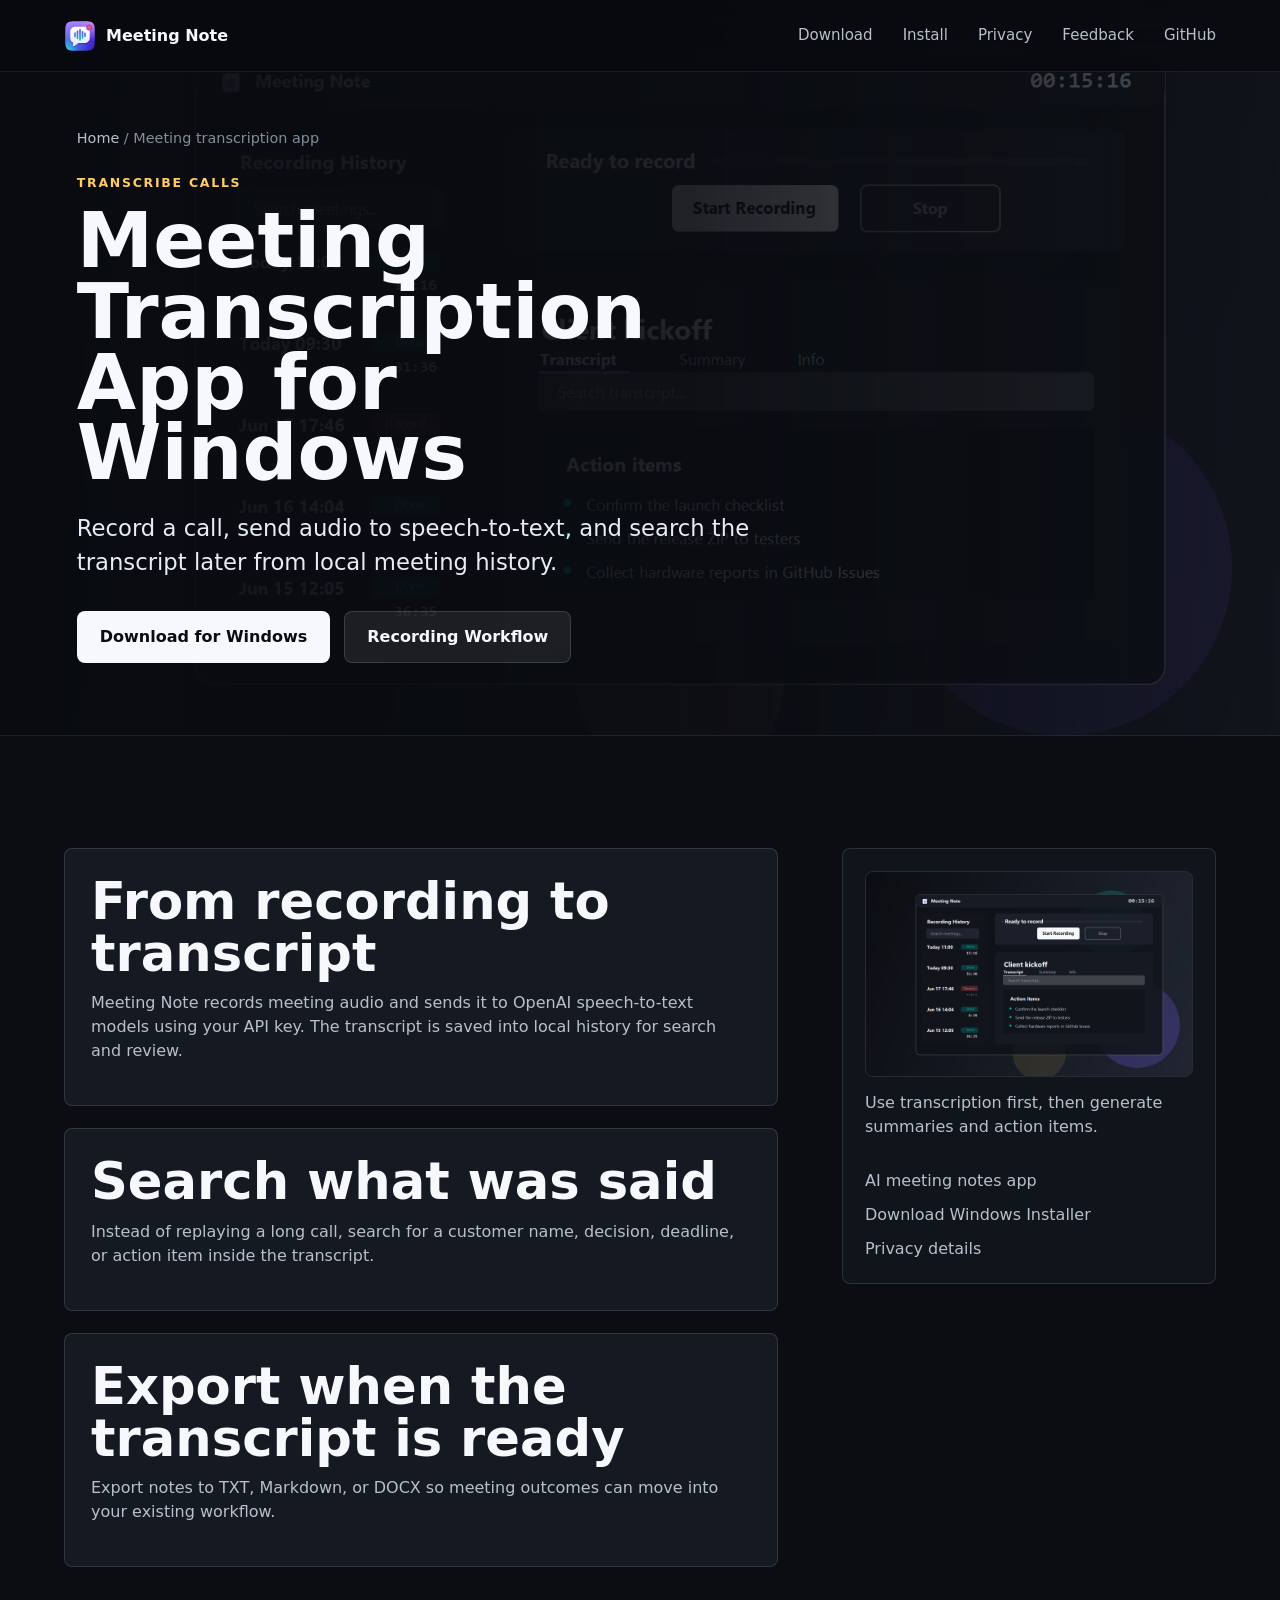
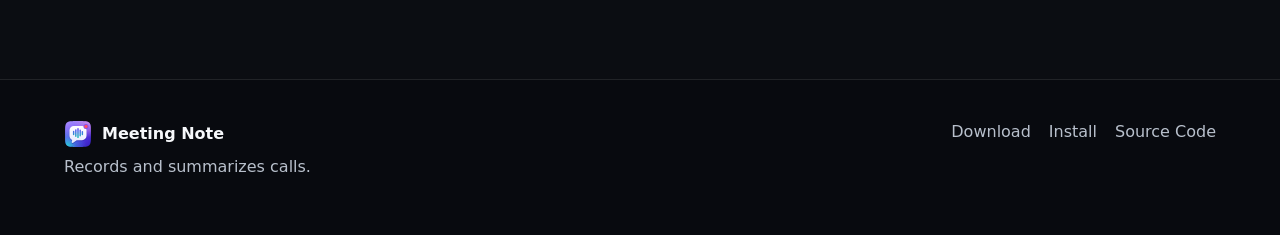
<file: site/meeting-transcription-app/index.html>
<!doctype html>
<html lang="en">
  <head>
    <meta charset="utf-8">
    <meta name="viewport" content="width=device-width, initial-scale=1">
    <title>Meeting Transcription App for Windows - Free and Open Source</title>
    <meta name="description" content="Use a free meeting transcription app for Windows to turn call recordings into searchable transcripts, summaries, and exportable notes.">
    <meta name="robots" content="index,follow,max-image-preview:large">
    <meta name="theme-color" content="#10131d">
    <link rel="canonical" href="https://ainishanov.github.io/meeting-note/meeting-transcription-app/">
    <link rel="icon" href="../favicon.ico" sizes="any">
    <link rel="icon" href="../assets/app-icon.svg" type="image/svg+xml">
    <link rel="apple-touch-icon" href="../assets/app-icon-512.png">
    <link rel="manifest" href="../site.webmanifest">
    <meta property="og:type" content="article">
    <meta property="og:site_name" content="Meeting Note">
    <meta property="og:title" content="Meeting Transcription App for Windows">
    <meta property="og:description" content="Turn calls into searchable transcripts and summaries.">
    <meta property="og:url" content="https://ainishanov.github.io/meeting-note/meeting-transcription-app/">
    <meta property="og:image" content="https://ainishanov.github.io/meeting-note/assets/og-image.png">
    <meta name="twitter:card" content="summary_large_image">
    <link rel="stylesheet" href="../styles.css">
    <script defer src="../assets/analytics.js"></script>
  </head>
  <body class="subpage">
    <noscript><div><img src="https://mc.yandex.ru/watch/109960032" style="position:absolute; left:-9999px;" alt=""></div></noscript>
    <header class="site-header" aria-label="Site navigation">
      <a class="brand" href="../"><img src="../assets/app-icon.svg" width="32" height="32" alt=""><span>Meeting Note</span></a>
      <nav class="nav-links" aria-label="Main navigation">
        <a href="../download/">Download</a>
        <a href="../install/">Install</a>
        <a href="../privacy/">Privacy</a>
        <a href="../feedback/">Feedback</a>
        <a href="https://github.com/ainishanov/meeting-note" data-goal="github_repo">GitHub</a>
      </nav>
    </header>
    <main>
      <section class="page-hero" aria-labelledby="page-title">
        <div class="hero-copy">
          <p class="breadcrumb"><a href="../">Home</a> / Meeting transcription app</p>
          <p class="eyebrow">Transcribe calls</p>
          <h1 id="page-title">Meeting Transcription App for Windows</h1>
          <p class="page-lede">Record a call, send audio to speech-to-text, and search the transcript later from local meeting history.</p>
          <div class="hero-actions">
            <a class="button button-primary" href="../download/" data-goal="download_page">Download for Windows</a>
            <a class="button button-secondary" href="../windows-meeting-recorder/" data-goal="recording_page">Recording Workflow</a>
          </div>
        </div>
      </section>
      <section class="section">
        <div class="section-inner page-layout">
          <div class="content-stack">
            <article class="content-card">
              <h2>From recording to transcript</h2>
              <p>Meeting Note records meeting audio and sends it to OpenAI speech-to-text models using your API key. The transcript is saved into local history for search and review.</p>
            </article>
            <article class="content-card">
              <h2>Search what was said</h2>
              <p>Instead of replaying a long call, search for a customer name, decision, deadline, or action item inside the transcript.</p>
            </article>
            <article class="content-card">
              <h2>Export when the transcript is ready</h2>
              <p>Export notes to TXT, Markdown, or DOCX so meeting outcomes can move into your existing workflow.</p>
            </article>
          </div>
          <aside class="side-panel" aria-label="Related pages">
            <img src="../assets/hero-app.png" alt="Meeting transcription app screenshot">
            <p>Use transcription first, then generate summaries and action items.</p>
            <div class="mini-links">
              <a href="../ai-meeting-notes/">AI meeting notes app</a>
              <a href="../download/">Download Windows Installer</a>
              <a href="../privacy/">Privacy details</a>
            </div>
          </aside>
        </div>
      </section>
    </main>
    <footer class="site-footer">
      <div class="section-inner footer-grid">
        <div><a class="brand" href="../"><img src="../assets/app-icon.svg" width="28" height="28" alt=""><span>Meeting Note</span></a><p>Records and summarizes calls.</p></div>
        <nav aria-label="Footer links"><a href="../download/">Download</a><a href="../install/">Install</a><a href="https://github.com/ainishanov/meeting-note" data-goal="github_repo">Source Code</a></nav>
      </div>
    </footer>
  </body>
</html>
</file>
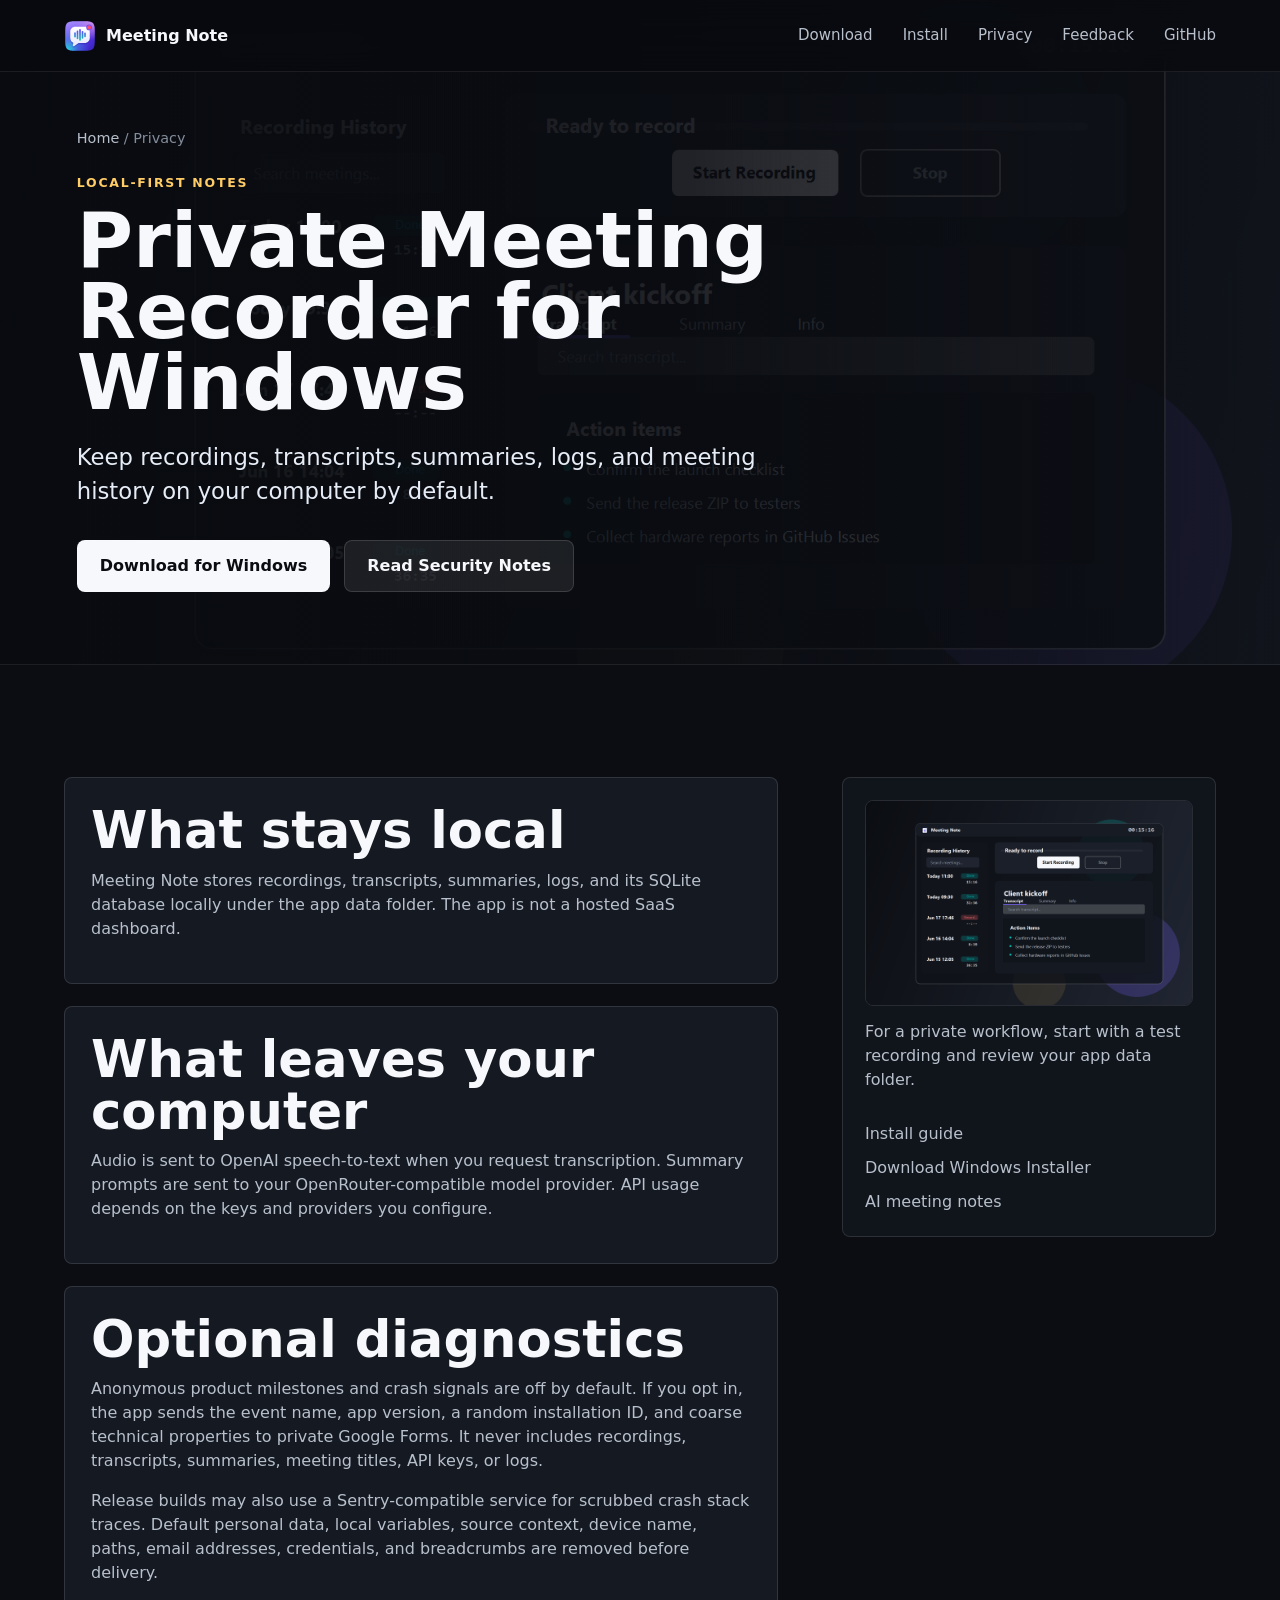
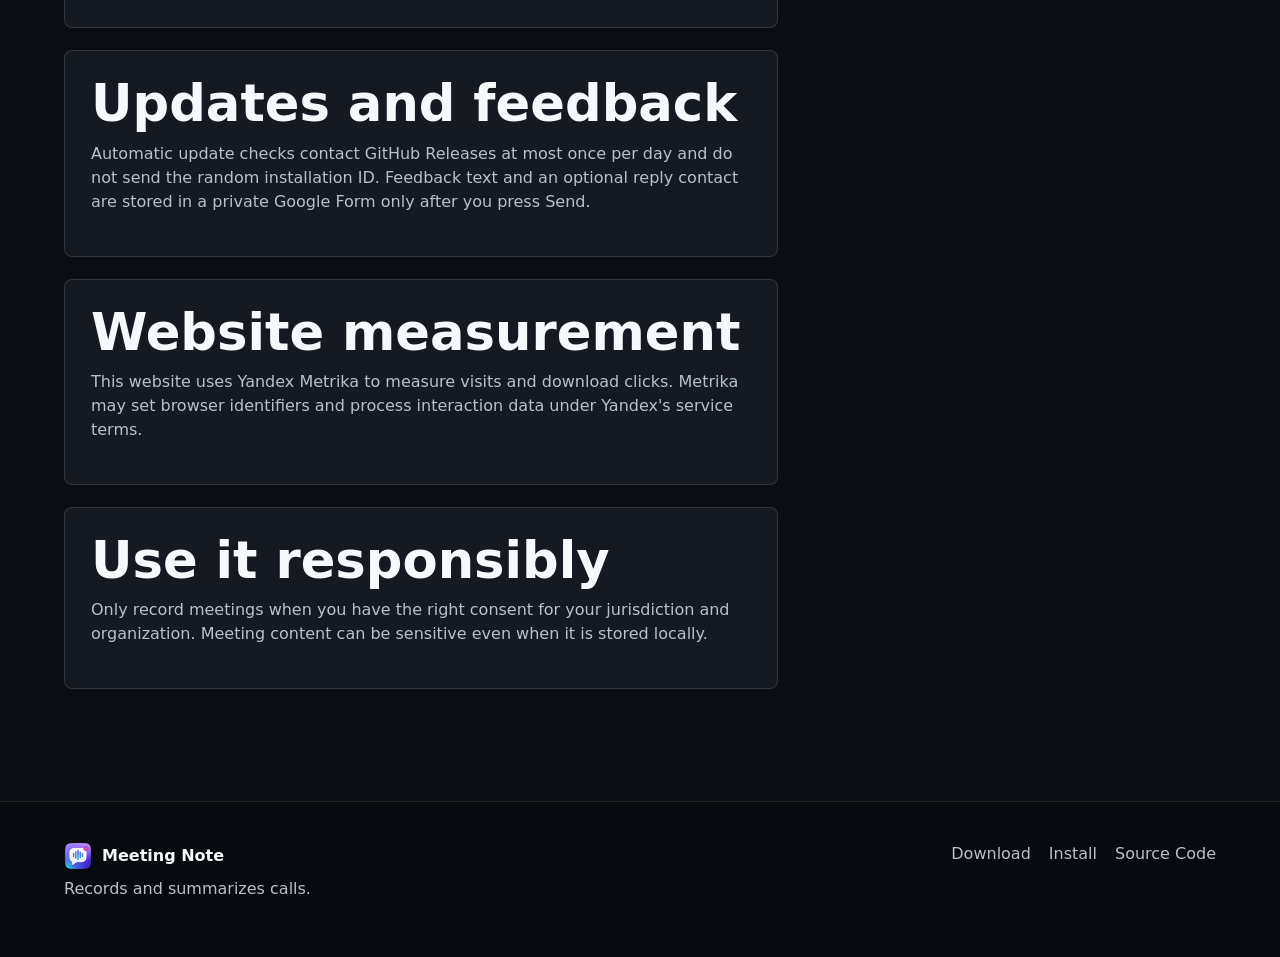
<file: site/privacy/index.html>
<!doctype html>
<html lang="en">
  <head>
    <meta charset="utf-8">
    <meta name="viewport" content="width=device-width, initial-scale=1">
    <title>Private Meeting Recorder for Windows - Local-First Notes</title>
    <meta name="description" content="Use a local-first Windows meeting recorder. Learn what Meeting Note stores locally and which APIs process audio and summaries.">
    <meta name="robots" content="index,follow,max-image-preview:large">
    <meta name="theme-color" content="#10131d">
    <link rel="canonical" href="https://ainishanov.github.io/meeting-note/privacy/">
    <link rel="icon" href="../favicon.ico" sizes="any">
    <link rel="icon" href="../assets/app-icon.svg" type="image/svg+xml">
    <link rel="apple-touch-icon" href="../assets/app-icon-512.png">
    <link rel="manifest" href="../site.webmanifest">
    <meta property="og:type" content="article">
    <meta property="og:site_name" content="Meeting Note">
    <meta property="og:title" content="Private Meeting Recorder for Windows">
    <meta property="og:description" content="Local recordings, local history, and user-owned API keys.">
    <meta property="og:url" content="https://ainishanov.github.io/meeting-note/privacy/">
    <meta property="og:image" content="https://ainishanov.github.io/meeting-note/assets/og-image.png">
    <meta name="twitter:card" content="summary_large_image">
    <link rel="stylesheet" href="../styles.css">
    <script defer src="../assets/analytics.js"></script>
  </head>
  <body class="subpage">
    <noscript><div><img src="https://mc.yandex.ru/watch/109960032" style="position:absolute; left:-9999px;" alt=""></div></noscript>
    <header class="site-header" aria-label="Site navigation">
      <a class="brand" href="../"><img src="../assets/app-icon.svg" width="32" height="32" alt=""><span>Meeting Note</span></a>
      <nav class="nav-links" aria-label="Main navigation">
        <a href="../download/">Download</a>
        <a href="../install/">Install</a>
        <a href="../privacy/">Privacy</a>
        <a href="../feedback/">Feedback</a>
        <a href="https://github.com/ainishanov/meeting-note" data-goal="github_repo">GitHub</a>
      </nav>
    </header>
    <main>
      <section class="page-hero" aria-labelledby="page-title">
        <div class="hero-copy">
          <p class="breadcrumb"><a href="../">Home</a> / Privacy</p>
          <p class="eyebrow">Local-first notes</p>
          <h1 id="page-title">Private Meeting Recorder for Windows</h1>
          <p class="page-lede">Keep recordings, transcripts, summaries, logs, and meeting history on your computer by default.</p>
          <div class="hero-actions">
            <a class="button button-primary" href="../download/" data-goal="download_page">Download for Windows</a>
            <a class="button button-secondary" href="https://github.com/ainishanov/meeting-note/blob/main/SECURITY.md" data-goal="security_page">Read Security Notes</a>
          </div>
        </div>
      </section>
      <section class="section">
        <div class="section-inner page-layout">
          <div class="content-stack">
            <article class="content-card">
              <h2>What stays local</h2>
              <p>Meeting Note stores recordings, transcripts, summaries, logs, and its SQLite database locally under the app data folder. The app is not a hosted SaaS dashboard.</p>
            </article>
            <article class="content-card">
              <h2>What leaves your computer</h2>
              <p>Audio is sent to OpenAI speech-to-text when you request transcription. Summary prompts are sent to your OpenRouter-compatible model provider. API usage depends on the keys and providers you configure.</p>
            </article>
            <article class="content-card">
              <h2>Optional diagnostics</h2>
              <p>Anonymous product milestones and crash signals are off by default. If you opt in, the app sends the event name, app version, a random installation ID, and coarse technical properties to private Google Forms. It never includes recordings, transcripts, summaries, meeting titles, API keys, or logs.</p>
              <p>Release builds may also use a Sentry-compatible service for scrubbed crash stack traces. Default personal data, local variables, source context, device name, paths, email addresses, credentials, and breadcrumbs are removed before delivery.</p>
            </article>
            <article class="content-card">
              <h2>Updates and feedback</h2>
              <p>Automatic update checks contact GitHub Releases at most once per day and do not send the random installation ID. Feedback text and an optional reply contact are stored in a private Google Form only after you press Send.</p>
            </article>
            <article class="content-card">
              <h2>Website measurement</h2>
              <p>This website uses Yandex Metrika to measure visits and download clicks. Metrika may set browser identifiers and process interaction data under Yandex's service terms.</p>
            </article>
            <article class="content-card">
              <h2>Use it responsibly</h2>
              <p>Only record meetings when you have the right consent for your jurisdiction and organization. Meeting content can be sensitive even when it is stored locally.</p>
            </article>
          </div>
          <aside class="side-panel" aria-label="Related pages">
            <img src="../assets/hero-app.png" alt="Meeting Note local history screen">
            <p>For a private workflow, start with a test recording and review your app data folder.</p>
            <div class="mini-links">
              <a href="../install/">Install guide</a>
              <a href="../download/">Download Windows Installer</a>
              <a href="../ai-meeting-notes/">AI meeting notes</a>
            </div>
          </aside>
        </div>
      </section>
    </main>
    <footer class="site-footer">
      <div class="section-inner footer-grid">
        <div><a class="brand" href="../"><img src="../assets/app-icon.svg" width="28" height="28" alt=""><span>Meeting Note</span></a><p>Records and summarizes calls.</p></div>
        <nav aria-label="Footer links"><a href="../download/">Download</a><a href="../install/">Install</a><a href="https://github.com/ainishanov/meeting-note" data-goal="github_repo">Source Code</a></nav>
      </div>
    </footer>
  </body>
</html>
</file>
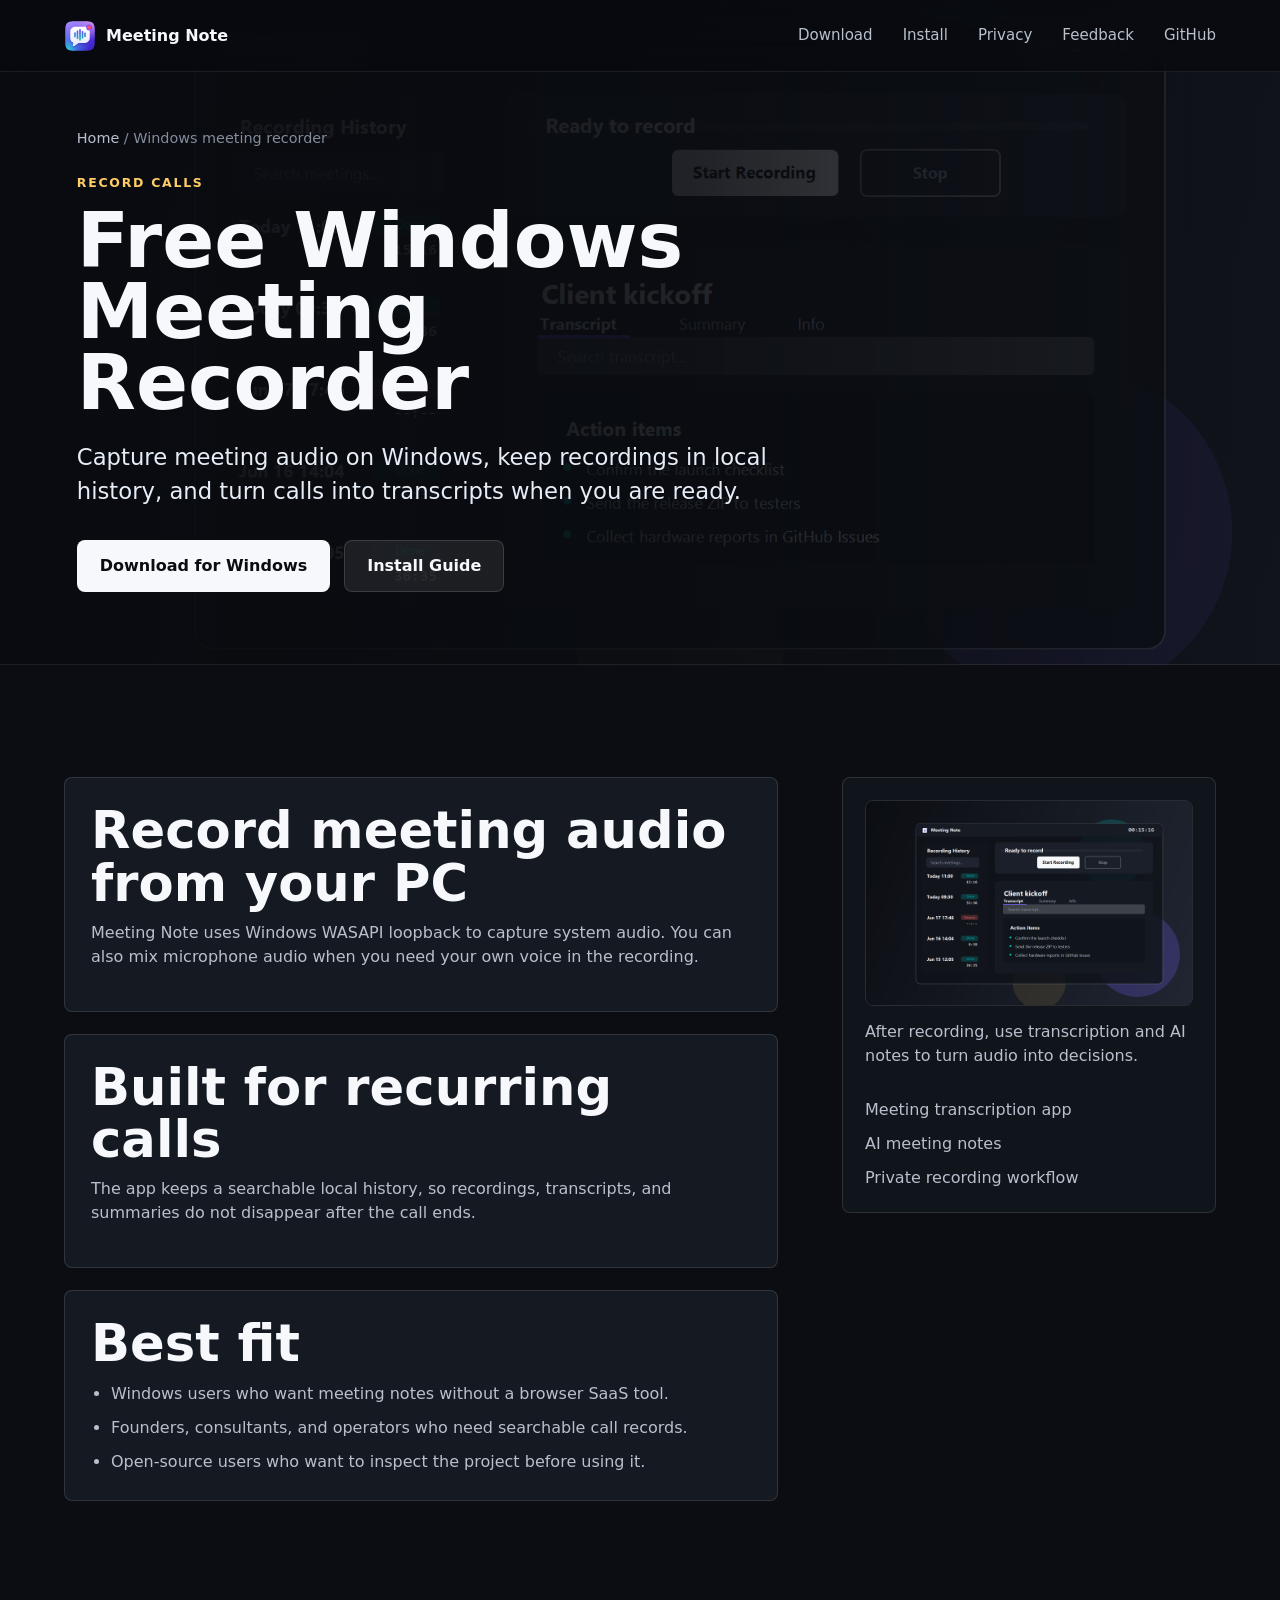
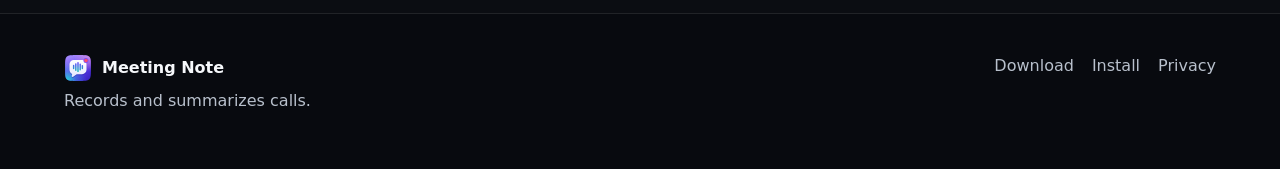
<file: site/windows-meeting-recorder/index.html>
<!doctype html>
<html lang="en">
  <head>
    <meta charset="utf-8">
    <meta name="viewport" content="width=device-width, initial-scale=1">
    <title>Free Windows Meeting Recorder - Record Calls Locally</title>
    <meta name="description" content="Record meeting audio on Windows with a free open-source desktop app that supports local history, transcripts, summaries, and exports.">
    <meta name="robots" content="index,follow,max-image-preview:large">
    <meta name="theme-color" content="#10131d">
    <link rel="canonical" href="https://ainishanov.github.io/meeting-note/windows-meeting-recorder/">
    <link rel="icon" href="../favicon.ico" sizes="any">
    <link rel="icon" href="../assets/app-icon.svg" type="image/svg+xml">
    <link rel="apple-touch-icon" href="../assets/app-icon-512.png">
    <link rel="manifest" href="../site.webmanifest">
    <meta property="og:type" content="article">
    <meta property="og:site_name" content="Meeting Note">
    <meta property="og:title" content="Free Windows Meeting Recorder">
    <meta property="og:description" content="Record calls on Windows and keep meeting history local.">
    <meta property="og:url" content="https://ainishanov.github.io/meeting-note/windows-meeting-recorder/">
    <meta property="og:image" content="https://ainishanov.github.io/meeting-note/assets/og-image.png">
    <meta name="twitter:card" content="summary_large_image">
    <link rel="stylesheet" href="../styles.css">
    <script defer src="../assets/analytics.js"></script>
  </head>
  <body class="subpage">
    <noscript><div><img src="https://mc.yandex.ru/watch/109960032" style="position:absolute; left:-9999px;" alt=""></div></noscript>
    <header class="site-header" aria-label="Site navigation">
      <a class="brand" href="../"><img src="../assets/app-icon.svg" width="32" height="32" alt=""><span>Meeting Note</span></a>
      <nav class="nav-links" aria-label="Main navigation">
        <a href="../download/">Download</a>
        <a href="../install/">Install</a>
        <a href="../privacy/">Privacy</a>
        <a href="../feedback/">Feedback</a>
        <a href="https://github.com/ainishanov/meeting-note" data-goal="github_repo">GitHub</a>
      </nav>
    </header>
    <main>
      <section class="page-hero" aria-labelledby="page-title">
        <div class="hero-copy">
          <p class="breadcrumb"><a href="../">Home</a> / Windows meeting recorder</p>
          <p class="eyebrow">Record calls</p>
          <h1 id="page-title">Free Windows Meeting Recorder</h1>
          <p class="page-lede">Capture meeting audio on Windows, keep recordings in local history, and turn calls into transcripts when you are ready.</p>
          <div class="hero-actions">
            <a class="button button-primary" href="../download/" data-goal="download_page">Download for Windows</a>
            <a class="button button-secondary" href="../install/" data-goal="install_page">Install Guide</a>
          </div>
        </div>
      </section>
      <section class="section">
        <div class="section-inner page-layout">
          <div class="content-stack">
            <article class="content-card">
              <h2>Record meeting audio from your PC</h2>
              <p>Meeting Note uses Windows WASAPI loopback to capture system audio. You can also mix microphone audio when you need your own voice in the recording.</p>
            </article>
            <article class="content-card">
              <h2>Built for recurring calls</h2>
              <p>The app keeps a searchable local history, so recordings, transcripts, and summaries do not disappear after the call ends.</p>
            </article>
            <article class="content-card">
              <h2>Best fit</h2>
              <ul>
                <li>Windows users who want meeting notes without a browser SaaS tool.</li>
                <li>Founders, consultants, and operators who need searchable call records.</li>
                <li>Open-source users who want to inspect the project before using it.</li>
              </ul>
            </article>
          </div>
          <aside class="side-panel" aria-label="Related pages">
            <img src="../assets/hero-app.png" alt="Windows meeting recorder app">
            <p>After recording, use transcription and AI notes to turn audio into decisions.</p>
            <div class="mini-links">
              <a href="../meeting-transcription-app/">Meeting transcription app</a>
              <a href="../ai-meeting-notes/">AI meeting notes</a>
              <a href="../privacy/">Private recording workflow</a>
            </div>
          </aside>
        </div>
      </section>
    </main>
    <footer class="site-footer">
      <div class="section-inner footer-grid">
        <div><a class="brand" href="../"><img src="../assets/app-icon.svg" width="28" height="28" alt=""><span>Meeting Note</span></a><p>Records and summarizes calls.</p></div>
        <nav aria-label="Footer links"><a href="../download/">Download</a><a href="../install/">Install</a><a href="../privacy/">Privacy</a></nav>
      </div>
    </footer>
  </body>
</html>
</file>
<file: site/styles.css>
:root {
  color-scheme: dark;
  --bg: #0b0d12;
  --surface: #151922;
  --surface-2: #202632;
  --text: #f6f8fb;
  --muted: #b8c0cc;
  --soft: #838d9b;
  --line: rgba(255, 255, 255, 0.14);
  --accent: #7b61ff;
  --accent-2: #00c2b8;
  --accent-3: #ffcc66;
  --shadow: 0 24px 70px rgba(0, 0, 0, 0.42);
}

* {
  box-sizing: border-box;
}

html {
  scroll-behavior: smooth;
}

body {
  margin: 0;
  min-width: 320px;
  background: var(--bg);
  color: var(--text);
  font-family:
    Inter, ui-sans-serif, system-ui, -apple-system, BlinkMacSystemFont, "Segoe UI",
    sans-serif;
  line-height: 1.5;
}

a {
  color: inherit;
  text-decoration: none;
}

img {
  display: block;
  max-width: 100%;
}

.site-header {
  position: fixed;
  z-index: 20;
  top: 0;
  left: 0;
  right: 0;
  display: flex;
  align-items: center;
  justify-content: space-between;
  gap: 24px;
  min-height: 72px;
  padding: 16px clamp(18px, 5vw, 64px);
  background: rgba(8, 10, 15, 0.76);
  border-bottom: 1px solid rgba(255, 255, 255, 0.08);
  backdrop-filter: blur(18px);
}

.brand {
  display: inline-flex;
  align-items: center;
  gap: 10px;
  font-weight: 800;
}

.brand span {
  white-space: nowrap;
}

.nav-links {
  display: flex;
  align-items: center;
  justify-content: flex-end;
  gap: clamp(14px, 3vw, 30px);
  color: var(--muted);
  font-size: 0.94rem;
}

.nav-links a:hover,
.site-footer a:hover {
  color: var(--text);
}

.hero {
  position: relative;
  min-height: 86vh;
  padding: 128px clamp(18px, 6vw, 88px) 72px;
  display: flex;
  align-items: center;
  background-image:
    linear-gradient(90deg, rgba(9, 11, 16, 0.96) 0%, rgba(9, 11, 16, 0.82) 42%, rgba(9, 11, 16, 0.26) 100%),
    url("./assets/hero-app.png");
  background-size: cover;
  background-position: center right;
  overflow: hidden;
}

.hero::after {
  content: "";
  position: absolute;
  left: 0;
  right: 0;
  bottom: 0;
  height: 130px;
  background: linear-gradient(0deg, var(--bg), rgba(11, 13, 18, 0));
  pointer-events: none;
}

.hero-copy {
  position: relative;
  z-index: 2;
  max-width: 720px;
}

.eyebrow {
  margin: 0 0 14px;
  color: var(--accent-3);
  font-size: 0.78rem;
  font-weight: 800;
  letter-spacing: 0.14em;
  text-transform: uppercase;
}

h1,
h2,
h3,
p {
  margin-top: 0;
}

h1 {
  max-width: 760px;
  margin-bottom: 22px;
  font-size: clamp(3rem, 8vw, 7rem);
  line-height: 0.92;
  letter-spacing: 0;
}

.hero-lede {
  max-width: 610px;
  color: #e7edf7;
  font-size: clamp(1.16rem, 2vw, 1.58rem);
}

.hero-actions {
  display: flex;
  flex-wrap: wrap;
  gap: 14px;
  margin-top: 32px;
}

.button {
  display: inline-flex;
  align-items: center;
  justify-content: center;
  min-height: 52px;
  padding: 0 22px;
  border: 1px solid var(--line);
  border-radius: 8px;
  font-weight: 800;
  transition:
    transform 160ms ease,
    border-color 160ms ease,
    background 160ms ease;
}

.button:hover {
  transform: translateY(-1px);
}

.button-primary {
  color: #0a0c11;
  background: #f6f8fb;
}

.button-primary:hover {
  background: #ffffff;
}

.button-secondary {
  background: rgba(255, 255, 255, 0.08);
  color: var(--text);
}

.button-secondary:hover {
  border-color: rgba(255, 255, 255, 0.34);
}

.trust-strip {
  display: flex;
  flex-wrap: wrap;
  gap: 14px;
  margin: 38px 0 0;
}

.trust-strip div {
  min-width: 128px;
  padding: 12px 14px;
  border: 1px solid rgba(255, 255, 255, 0.12);
  border-radius: 8px;
  background: rgba(255, 255, 255, 0.07);
}

.trust-strip dt {
  color: var(--soft);
  font-size: 0.76rem;
}

.trust-strip dd {
  margin: 2px 0 0;
  font-weight: 800;
}

.section,
.outcome-band {
  padding: clamp(64px, 9vw, 112px) clamp(18px, 5vw, 64px);
}

.section-inner {
  width: min(1180px, 100%);
  margin: 0 auto;
}

.outcome-band {
  background: #10141b;
  border-block: 1px solid rgba(255, 255, 255, 0.08);
}

.outcome-grid {
  display: grid;
  grid-template-columns: minmax(0, 0.9fr) minmax(0, 1.1fr);
  gap: clamp(24px, 5vw, 72px);
  align-items: start;
}

.outcome-grid p:first-child {
  max-width: 520px;
  font-size: clamp(2rem, 4vw, 4.2rem);
  line-height: 1;
  font-weight: 850;
}

.outcome-grid p:last-child {
  color: var(--muted);
  font-size: clamp(1.08rem, 2vw, 1.38rem);
}

.section h2 {
  max-width: 760px;
  margin-bottom: 34px;
  font-size: clamp(2.1rem, 4vw, 4rem);
  line-height: 1.02;
  letter-spacing: 0;
}

.demo-section {
  background: #0f131c;
}

.demo-frame {
  overflow: hidden;
  border: 1px solid rgba(255, 255, 255, 0.14);
  border-radius: 14px;
  background: #080a0f;
  box-shadow: var(--shadow);
}

.demo-frame video {
  display: block;
  width: 100%;
  aspect-ratio: 16 / 9;
  background: #080a0f;
}

.feature-grid {
  display: grid;
  grid-template-columns: repeat(3, minmax(0, 1fr));
  gap: 18px;
}

.link-grid {
  display: grid;
  grid-template-columns: repeat(3, minmax(0, 1fr));
  gap: 14px;
}

.link-panel {
  display: grid;
  min-height: 180px;
  padding: 24px;
  border: 1px solid rgba(255, 255, 255, 0.12);
  border-radius: 8px;
  background: #121720;
}

.link-panel strong {
  display: block;
  margin-bottom: 10px;
  color: var(--text);
  font-size: 1.16rem;
}

.link-panel span {
  color: var(--muted);
}

.link-panel:hover {
  border-color: rgba(255, 255, 255, 0.3);
}

.feature-card {
  min-height: 270px;
  padding: 26px;
  border: 1px solid rgba(255, 255, 255, 0.12);
  border-radius: 8px;
  background:
    linear-gradient(180deg, rgba(255, 255, 255, 0.07), rgba(255, 255, 255, 0.03)),
    var(--surface);
  box-shadow: var(--shadow);
}

.feature-card span {
  display: inline-flex;
  margin-bottom: 48px;
  color: var(--accent-2);
  font-weight: 900;
}

.feature-card h3 {
  margin-bottom: 12px;
  font-size: 1.28rem;
}

.feature-card p,
.copy-stack p,
.roadmap p,
.faq-list p,
.site-footer p {
  color: var(--muted);
}

.split-section {
  background: #10141b;
}

.split-grid {
  display: grid;
  grid-template-columns: minmax(0, 0.95fr) minmax(0, 1.05fr);
  gap: clamp(28px, 6vw, 88px);
}

.copy-stack {
  display: grid;
  gap: 18px;
  font-size: clamp(1.03rem, 1.6vw, 1.22rem);
}

.roadmap {
  max-width: 820px;
}

.roadmap p {
  font-size: clamp(1.04rem, 1.7vw, 1.24rem);
}

.faq-section {
  padding-top: 0;
}

.faq-list {
  display: grid;
  gap: 12px;
}

details {
  border: 1px solid rgba(255, 255, 255, 0.12);
  border-radius: 8px;
  background: var(--surface);
}

summary {
  cursor: pointer;
  padding: 20px 22px;
  font-weight: 800;
}

details p {
  padding: 0 22px 22px;
}

.site-footer {
  padding: 40px clamp(18px, 5vw, 64px);
  border-top: 1px solid rgba(255, 255, 255, 0.1);
  background: #080a0f;
}

.footer-grid {
  display: flex;
  justify-content: space-between;
  gap: 28px;
}

.site-footer nav {
  display: flex;
  flex-wrap: wrap;
  justify-content: flex-end;
  gap: 18px;
  color: var(--muted);
}

.page-hero {
  padding: 128px clamp(18px, 6vw, 88px) 72px;
  background:
    linear-gradient(90deg, rgba(9, 11, 16, 0.98) 0%, rgba(9, 11, 16, 0.9) 54%, rgba(9, 11, 16, 0.66) 100%),
    url("./assets/hero-app.png");
  background-size: cover;
  background-position: center right;
  border-bottom: 1px solid rgba(255, 255, 255, 0.08);
}

.subpage .page-hero {
  background-image:
    linear-gradient(90deg, rgba(9, 11, 16, 0.98) 0%, rgba(9, 11, 16, 0.9) 54%, rgba(9, 11, 16, 0.66) 100%),
    var(--page-hero-image, url("./assets/hero-app.png"));
}

.breadcrumb {
  margin: 0 0 24px;
  color: var(--soft);
  font-size: 0.9rem;
}

.breadcrumb a {
  color: var(--muted);
}

.page-hero h1 {
  max-width: 820px;
  font-size: clamp(2.8rem, 6vw, 5.8rem);
}

.page-lede {
  max-width: 720px;
  color: #e7edf7;
  font-size: clamp(1.14rem, 2vw, 1.42rem);
}

.page-layout {
  display: grid;
  grid-template-columns: minmax(0, 1.05fr) minmax(280px, 0.55fr);
  gap: clamp(28px, 5vw, 72px);
  align-items: start;
}

.content-stack {
  display: grid;
  gap: 22px;
}

.content-card {
  padding: 26px;
  border: 1px solid rgba(255, 255, 255, 0.12);
  border-radius: 8px;
  background: var(--surface);
}

.content-card h2,
.content-card h3 {
  margin-bottom: 12px;
}

.content-card p,
.content-card li {
  color: var(--muted);
}

.content-card ul,
.content-card ol {
  margin: 0;
  padding-left: 20px;
}

.content-card li + li {
  margin-top: 10px;
}

.checksum {
  overflow-wrap: anywhere;
  word-break: break-all;
}

.side-panel {
  position: sticky;
  top: 96px;
  display: grid;
  gap: 14px;
  padding: 22px;
  border: 1px solid rgba(255, 255, 255, 0.12);
  border-radius: 8px;
  background: #10141b;
}

.side-panel img {
  border-radius: 8px;
  border: 1px solid rgba(255, 255, 255, 0.1);
}

.side-panel p {
  color: var(--muted);
}

.mini-links {
  display: grid;
  gap: 10px;
}

.mini-links a {
  color: var(--muted);
}

.mini-links a:hover {
  color: var(--text);
}

@media (max-width: 860px) {
  .site-header {
    min-height: 64px;
  }

  .nav-links {
    display: none;
  }

  .hero {
    min-height: 84vh;
    padding-top: 108px;
    background-image:
      linear-gradient(180deg, rgba(9, 11, 16, 0.99) 0%, rgba(9, 11, 16, 0.98) 58%, rgba(9, 11, 16, 0.96) 100%),
      url("./assets/hero-app.png");
    background-position: 62% center;
  }

  .outcome-grid,
  .split-grid,
  .feature-grid,
  .link-grid,
  .page-layout {
    grid-template-columns: 1fr;
  }

  .page-hero,
  .subpage .page-hero {
    padding-top: 108px;
    background-image:
      linear-gradient(180deg, rgba(9, 11, 16, 0.99) 0%, rgba(9, 11, 16, 0.97) 100%),
      var(--page-hero-image, url("./assets/hero-app.png"));
  }

  .side-panel {
    position: static;
  }

  .feature-card {
    min-height: auto;
  }

  .feature-card span {
    margin-bottom: 24px;
  }

  .footer-grid {
    flex-direction: column;
  }

  .site-footer nav {
    justify-content: flex-start;
  }
}

@media (max-width: 520px) {
  h1 {
    font-size: clamp(2.7rem, 16vw, 4rem);
  }

  .button {
    width: 100%;
  }

  .hero .button-secondary {
    background: rgba(12, 15, 22, 0.9);
  }

  .trust-strip {
    display: grid;
    grid-template-columns: repeat(3, minmax(0, 1fr));
    gap: 8px;
  }

  .trust-strip div {
    min-width: 0;
    padding: 10px;
  }
}
</file>
